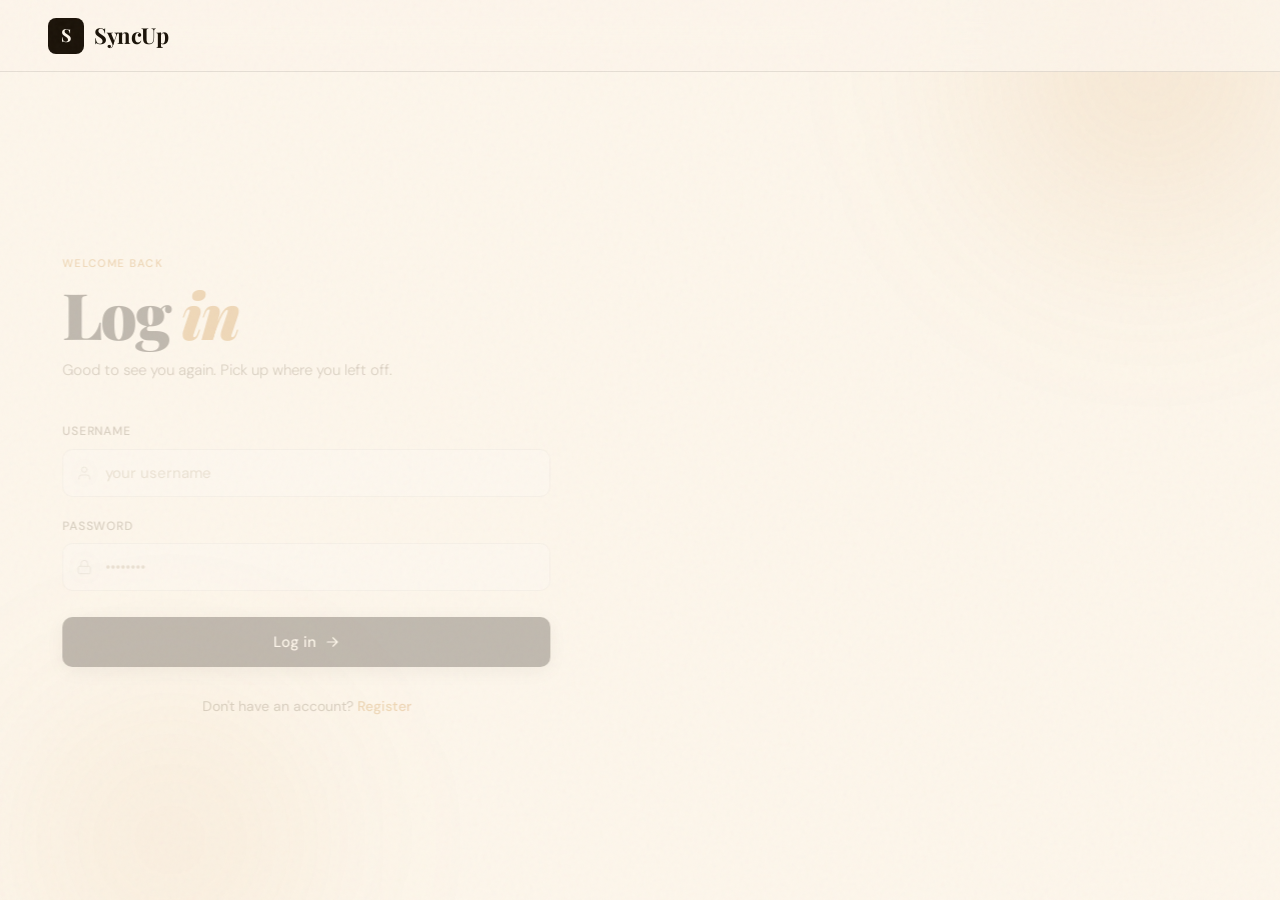
<file: static/html/index.html>
<!doctype html>
<html lang="en">

<head>
    <meta charset="UTF-8">
    <meta name="viewport" content="width=device-width, initial-scale=1.0">
    <title>SyncUp — Dashboard</title>

    <link rel="preconnect" href="https://fonts.googleapis.com">
    <link rel="preconnect" href="https://fonts.gstatic.com" crossorigin>
    <link
        href="https://fonts.googleapis.com/css2?family=Playfair+Display:ital,wght@0,400;0,700;0,900;1,400;1,700&family=DM+Sans:wght@300;400;500&display=swap"
        rel="stylesheet">
    <link rel="icon" type="image/png" href="/static/imgs/logo.png">
    <link rel="stylesheet" href="/static/style/indexmain.css">
</head>

<body>

    <div class="grain"></div>
    <div class="bg-orb orb-1"></div>
    <div class="bg-orb orb-2"></div>
    <div class="bg-orb orb-3"></div>

    <div class="modal-overlay" id="modal-overlay">
        <div class="modal-box">
            <div class="modal-icon" id="modal-icon">🗑️</div>
            <div class="modal-title" id="modal-title">Are you sure?</div>
            <div class="modal-body" id="modal-body">This action cannot be undone.</div>
            <div class="modal-actions">
                <button class="modal-btn cancel" id="modal-cancel">Cancel</button>
                <button class="modal-btn confirm-delete" id="modal-confirm">Delete</button>
            </div>
        </div>
    </div>
    <div class="modal-overlay" id="add-user-overlay">
        <div class="modal-box">
            <div class="modal-icon">👤</div>
            <div class="modal-title">Add user to board</div>
            <input id="add-user-input" type="text" placeholder="Username…"
                style="width:100%;margin:12px 0;padding:10px 14px;border-radius:8px;border:1px solid var(--muted);font-family:var(--font-body);font-size:14px;background:var(--surface);color:var(--ink);"
                onkeydown="if(event.key==='Enter') confirmAddUser()">
            <div class="modal-actions">
                <button class="modal-btn cancel" onclick="closeAddUserModal()">Cancel</button>
                <button class="modal-btn confirm-delete" onclick="confirmAddUser()">Add</button>
            </div>
        </div>
    </div>
    <div class="modal-overlay" id="users-overlay">
        <div class="modal-box">
            <div class="modal-icon">👥</div>
            <div class="modal-title">Board users</div>
            <div id="users-list" style="margin:12px 0;max-height:200px;overflow-y:auto;"></div>
            <div class="modal-actions">
                <button class="modal-btn cancel"
                    onclick="document.getElementById('users-overlay').classList.remove('open')">Close</button>
            </div>
        </div>
    </div>

    <header>
        <a href="/static/html/boards.html" class="logo">
            <span class="logo-mark">S</span>
            <span class="logo-text">SyncUp</span>
        </a>
        <nav class="nav-links">
            <span style="color:var(--muted);font-size:14px;">
                Hi, <span id="username-label" style="color:var(--ink);font-weight:500;"></span>
            </span>
            <button onclick="showUsersModal()"
                style="margin-left:8px;background:transparent;color:var(--ink);padding:9px 22px;border:1px solid var(--ink);border-radius:10px;cursor:pointer;font-family:var(--font-body);font-size:14px;font-weight:500;">
                👥 Users
            </button>
            <button onclick="showAddUserModal()"
                style="margin-left:16px;background:transparent;color:var(--ink);padding:9px 22px;border:1px solid var(--ink);border-radius:10px;cursor:pointer;font-family:var(--font-body);font-size:14px;font-weight:500;">
                + Add user
            </button>
            <button onclick="logout()"
                style="margin-left:16px;background:var(--ink);color:var(--cream);padding:9px 22px;border:none;border-radius:10px;cursor:pointer;font-family:var(--font-body);font-size:14px;font-weight:500;transition:background 0.2s;"
                onmouseover="this.style.background='#2e2010'" onmouseout="this.style.background='var(--ink)'">
                Log out
            </button>
        </nav>
    </header>

    <main>
        <div class="dashboard-header">
            <h1 class="dashboard-title">Your tasks,<br>perfectly in sync</h1>
            <div class="new-list-bar">
                <input type="text" id="new-list-name" placeholder="Create a new list…"
                    onkeydown="if(event.key==='Enter') createList()">
                <button onclick="createList()">Create</button>
            </div>
            <div style="margin-top:12px;display:flex;gap:12px;align-items:center;flex-wrap:wrap;">
                <input type="text" id="search-input" placeholder="Search tasks…" oninput="searchTasks(this.value)"
                    style="width:300px;padding:10px 14px;border-radius:10px;border:1px solid var(--muted);font-family:var(--font-body);font-size:14px;background:var(--surface);color:var(--ink);">
                <label style="font-size:14px;color:var(--muted);display:flex;align-items:center;gap:6px;">
                    Tasks per page:
                    <select id="page-size-select" onchange="changePageSize(this.value)"
                        style="padding:8px 10px;border-radius:8px;border:1px solid var(--muted);background:var(--surface);color:var(--ink);font-family:var(--font-body);font-size:14px;">
                        <option value="10">10</option>
                        <option value="50">50</option>
                        <option value="100">100</option>
                    </select>
                </label>
            </div>
            <div id="search-results"></div>
        </div>
        <div id="loading" style="display:none;text-align:center;padding:80px;color:var(--muted);font-size:16px;">
            Loading your workspace…
        </div>
        <div class="lists-grid" id="lists-grid"></div>
    </main>

    <div id="toast" class="toast"></div>

    <script src="/static/script/index.js"></script>

</body>

</html>
</file>
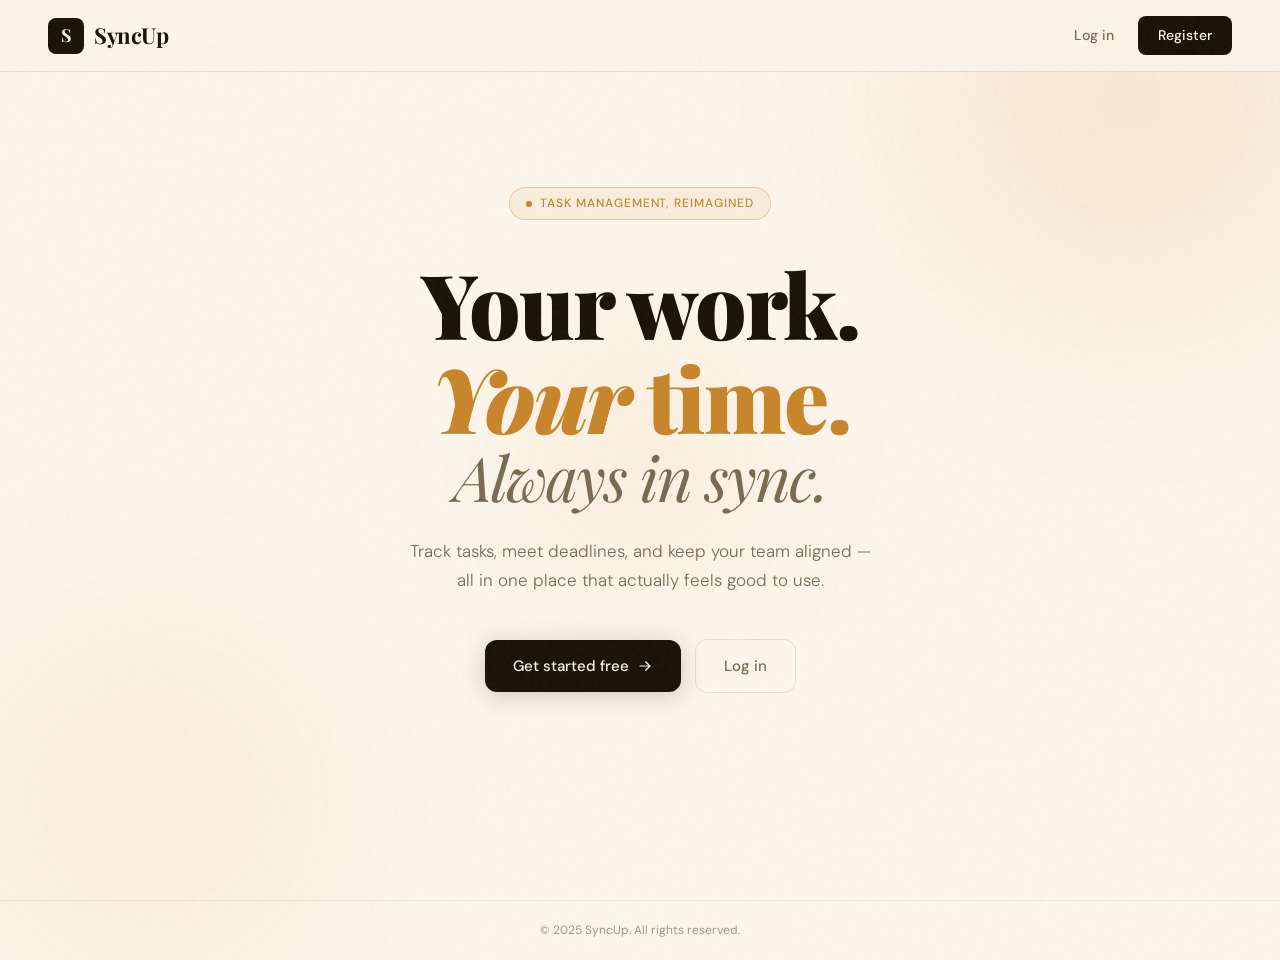
<file: static/landingpage.html>
<!doctype html>
<html lang="en">
<head>
    <meta charset="UTF-8">
    <meta name="viewport" content="width=device-width, initial-scale=1.0">
    <title>SyncUp — Stay Ahead</title>
    <link rel="preconnect" href="https://fonts.googleapis.com">
    <link rel="preconnect" href="https://fonts.gstatic.com" crossorigin>
    <link href="https://fonts.googleapis.com/css2?family=Playfair+Display:ital,wght@0,400;0,700;0,900;1,400;1,700&family=DM+Sans:wght@300;400;500&display=swap" rel="stylesheet">
    <link rel="stylesheet" href="/static/main.css">
    <link rel="icon" type="image/png" href="imgs/logo.png">
</head>
<body>
    <div class="grain"></div>
    <div class="bg-orb orb-1"></div>
    <div class="bg-orb orb-2"></div>
    <div class="bg-orb orb-3"></div>

    <header>
        <a href="/static/landingpage.html" class="logo">
            <span class="logo-mark">S</span>
            <span class="logo-text">SyncUp</span>
        </a>
        <nav class="nav-links">
            <a href="/static/login.html" class="nav-link">Log in</a>
            <a href="/static/register.html" class="nav-btn">Register</a>
        </nav>
    </header>

    <main>
        <div class="hero">
            <div class="hero-tag">
                <span class="dot"></span>
                Task management, reimagined
            </div>
            <h1 class="hero-title">
                <span class="line-1">Your work.</span>
                <span class="line-2"><em>Your</em> time.</span>
                <span class="line-3">Always in sync.</span>
            </h1>
            <p class="hero-sub">
                Track tasks, meet deadlines, and keep your team aligned —<br>
                all in one place that actually feels good to use.
            </p>
            <div class="cta-group">
                <a href="/static/register.html" class="cta-primary">
                    Get started free
                    <svg xmlns="http://www.w3.org/2000/svg" viewBox="0 0 20 20" fill="currentColor"><path fill-rule="evenodd" d="M3 10a.75.75 0 01.75-.75h10.638L10.23 5.29a.75.75 0 111.04-1.08l5.5 5.25a.75.75 0 010 1.08l-5.5 5.25a.75.75 0 11-1.04-1.08l4.158-3.96H3.75A.75.75 0 013 10z" clip-rule="evenodd"/></svg>
                </a>
                <a href="/static/login.html" class="cta-secondary">Log in</a>
            </div>
        </div>
    </main>

    <footer>
        <span>© 2025 SyncUp. All rights reserved.</span>
    </footer>
</body>
</html>
</file>
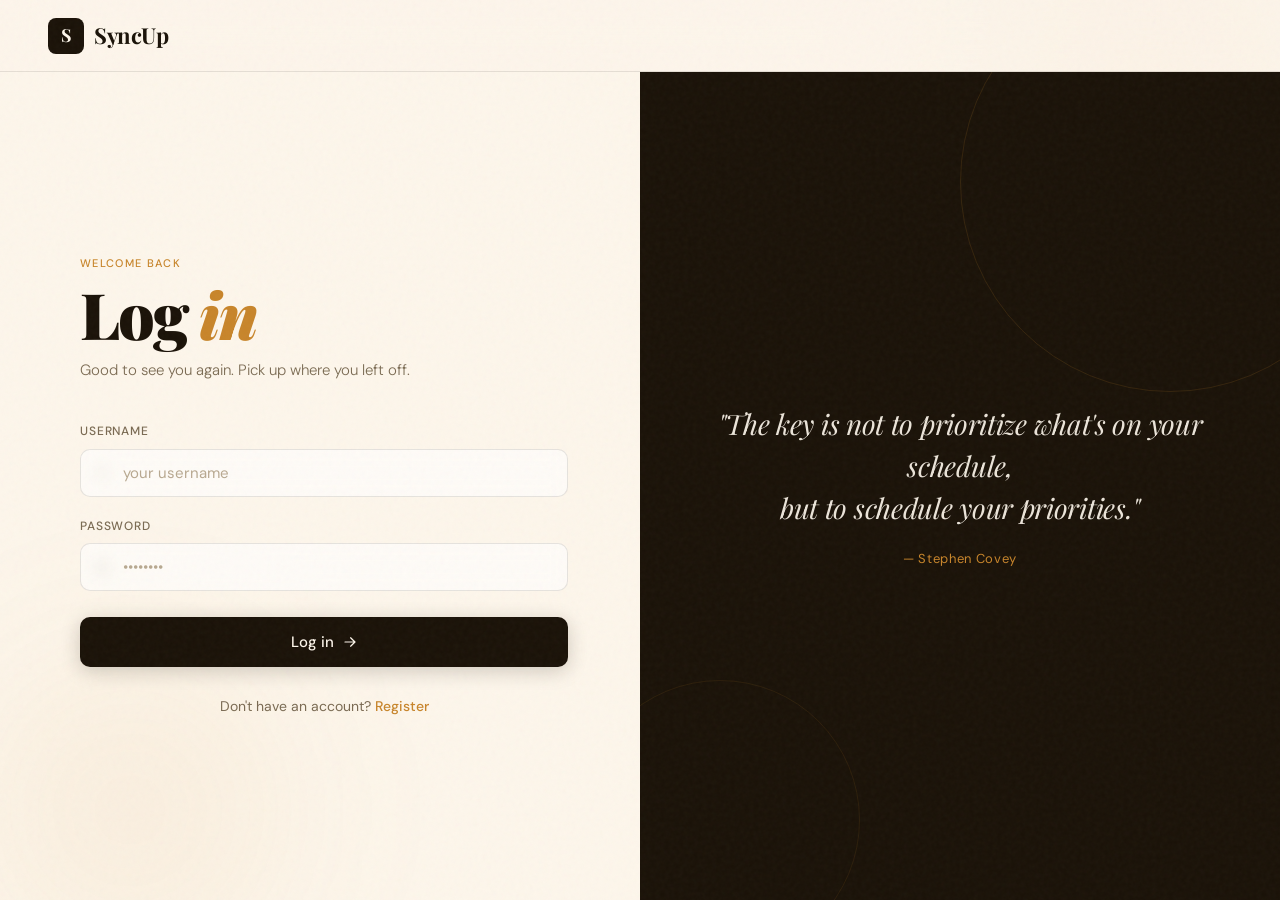
<file: static/login.html>
<!doctype html>
<html lang="en">
<head>
    <meta charset="UTF-8">
    <meta name="viewport" content="width=device-width, initial-scale=1.0">
    <title>SyncUp — Log in</title>
    <link rel="preconnect" href="https://fonts.googleapis.com">
    <link rel="preconnect" href="https://fonts.gstatic.com" crossorigin>
    <link href="https://fonts.googleapis.com/css2?family=Playfair+Display:ital,wght@0,700;0,900;1,400&family=DM+Sans:wght@300;400;500&display=swap" rel="stylesheet">
    <link rel="stylesheet" href="/static/loginregister.css">
    <link rel="icon" type="image/png" href="imgs/logo.png">
    <style>
        .toast {
            position: fixed;
            top: 10px;
            right: 10px;
            padding: 16px 24px;
            border-radius: 12px;
            box-shadow: 0 10px 30px rgba(26,18,8,0.25);
            font-size: 15px;
            z-index: 9999;
            display: none;
            align-items: center;
            gap: 10px;
            min-width: 280px;
        }
        .toast.success { background: #5cb85c; color: white; }
        .toast.error   { background: #d9534f; color: white; }
    </style>
</head>
<body>

    <div class="grain"></div>
    <div class="bg-orb orb-1"></div>
    <div class="bg-orb orb-2"></div>

    <header>
        <a href="/static/landingpage.html" class="logo">
            <span class="logo-mark">S</span>
            <span class="logo-text">SyncUp</span>
        </a>
    </header>

    <main>
        <div class="auth-card">
            <div class="auth-header">
                <p class="auth-eyebrow">Welcome back</p>
                <h1 class="auth-title">Log <em>in</em></h1>
                <p class="auth-sub">Good to see you again. Pick up where you left off.</p>
            </div>

            <form class="auth-form" onsubmit="doLogin(event)">
                <div class="field-group">
                    <label for="username">Username</label>
                    <div class="input-wrap">
                        <svg class="input-icon" xmlns="http://www.w3.org/2000/svg" viewBox="0 0 24 24" fill="none" stroke="currentColor" stroke-width="1.5" stroke-linecap="round" stroke-linejoin="round">
                            <path d="M20 21v-2a4 4 0 0 0-4-4H8a4 4 0 0 0-4 4v2"/><circle cx="12" cy="7" r="4"/>
                        </svg>
                        <input type="text" id="username" placeholder="your username" required>
                    </div>
                </div>

                <div class="field-group">
                    <label for="password">Password</label>
                    <div class="input-wrap">
                        <svg class="input-icon" xmlns="http://www.w3.org/2000/svg" viewBox="0 0 24 24" fill="none" stroke="currentColor" stroke-width="1.5" stroke-linecap="round" stroke-linejoin="round">
                            <rect x="3" y="11" width="18" height="11" rx="2" ry="2"/><path d="M7 11V7a5 5 0 0 1 10 0v4"/>
                        </svg>
                        <input type="password" id="password" placeholder="••••••••" required>
                    </div>
                </div>

                <button type="submit" class="btn-submit">
                    Log in
                    <svg xmlns="http://www.w3.org/2000/svg" viewBox="0 0 20 20" fill="currentColor">
                        <path fill-rule="evenodd" d="M3 10a.75.75 0 01.75-.75h10.638L10.23 5.29a.75.75 0 111.04-1.08l5.5 5.25a.75.75 0 010 1.08l-5.5 5.25a.75.75 0 11-1.04-1.08l4.158-3.96H3.75A.75.75 0 013 10z" clip-rule="evenodd"/>
                    </svg>
                </button>
            </form>

            <p class="auth-switch">
                Don't have an account? <a href="/static/register.html">Register</a>
            </p>
        </div>

        <div class="auth-deco">
            <blockquote>
                "The key is not to prioritize what's on your schedule,<br>but to schedule your priorities."
            </blockquote>
            <cite>— Stephen Covey</cite>
        </div>
    </main>

    <!-- Nice Toast -->
    <div id="toast" class="toast"></div>

    <script>
        function showToast(message, type = 'success') {
            const toast = document.getElementById('toast');
            toast.textContent = message;
            toast.className = `toast ${type}`;
            toast.style.display = 'flex';
            setTimeout(() => { toast.style.display = 'none'; }, 3500);
        }

        async function doLogin(e) {
            e.preventDefault();
            const login = document.getElementById('username').value.trim();
            const password = document.getElementById('password').value;

            const res = await fetch('/users/login', {
                method: 'POST',
                headers: { 'Content-Type': 'application/json' },
                body: JSON.stringify({ login, password })
            });

            if (res.ok) {
                const data = await res.json();
                localStorage.setItem('token', data.access_token);
                localStorage.setItem('username', login);
                showToast('Welcome back!', 'success');
                setTimeout(() => window.location.href = '/static/index.html', 800);
            } else {
                showToast('Invalid username or password', 'error');
            }
        }
    </script>
</body>
</html>
</file>
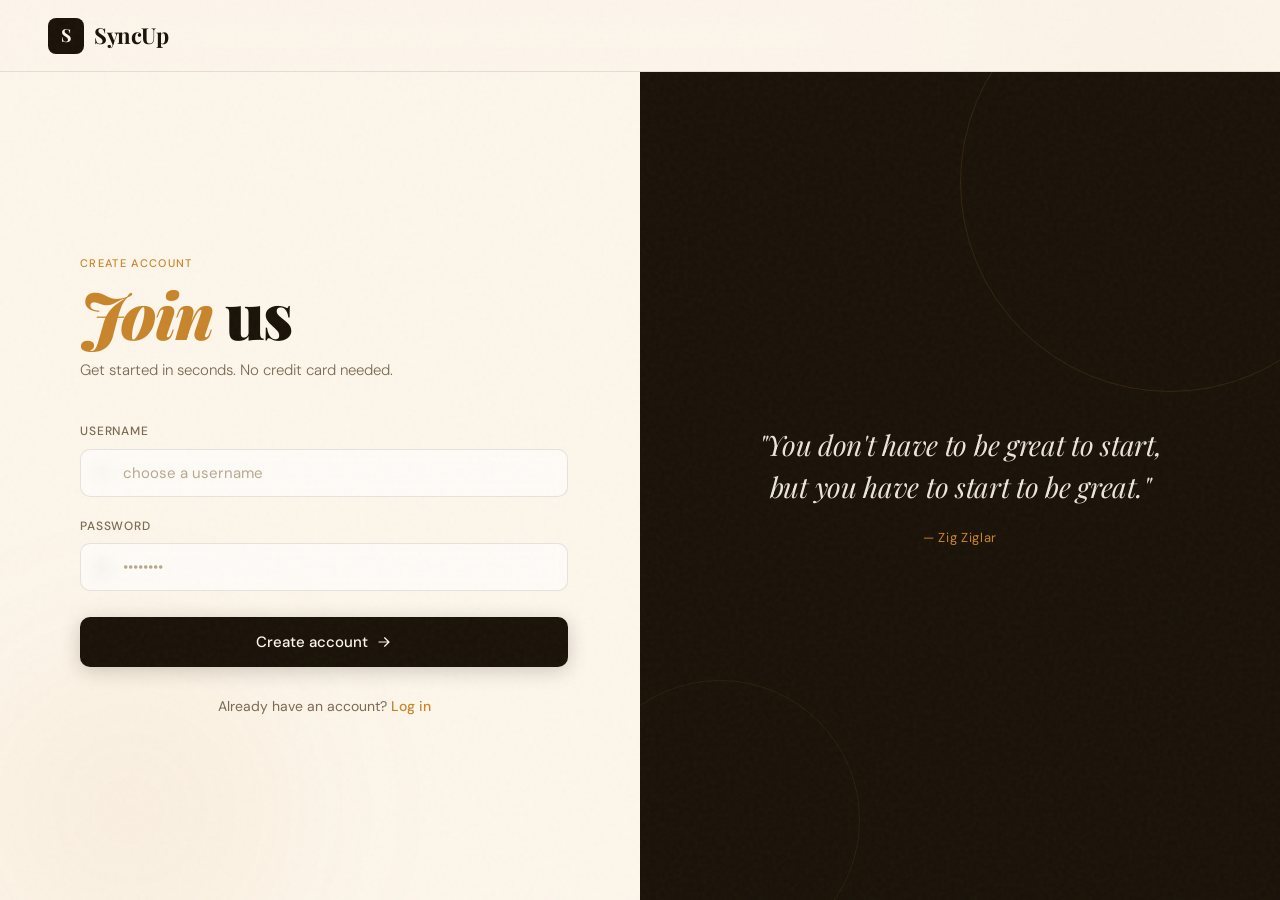
<file: static/register.html>
<!doctype html>
<html lang="en">
<head>
    <meta charset="UTF-8">
    <meta name="viewport" content="width=device-width, initial-scale=1.0">
    <title>SyncUp — Register</title>
    <link rel="preconnect" href="https://fonts.googleapis.com">
    <link rel="preconnect" href="https://fonts.gstatic.com" crossorigin>
    <link href="https://fonts.googleapis.com/css2?family=Playfair+Display:ital,wght@0,700;0,900;1,400&family=DM+Sans:wght@300;400;500&display=swap" rel="stylesheet">
    <link rel="stylesheet" href="/static/loginregister.css">
    <link rel="icon" type="image/png" href="imgs/logo.png">
    <style>
        .toast {
            position: fixed;
            top: 10px;
            right: 10px;
            padding: 16px 24px;
            border-radius: 12px;
            box-shadow: 0 10px 30px rgba(26,18,8,0.25);
            font-size: 15px;
            z-index: 9999;
            display: none;
            align-items: center;
            gap: 10px;
            min-width: 280px;
        }
        .toast.success { background: #5cb85c; color: white; }
        .toast.error   { background: #d9534f; color: white; }
    </style>
</head>
<body>

    <div class="grain"></div>
    <div class="bg-orb orb-1"></div>
    <div class="bg-orb orb-2"></div>

    <header>
        <a href="/static/landingpage.html" class="logo">
            <span class="logo-mark">S</span>
            <span class="logo-text">SyncUp</span>
        </a>
    </header>

    <main>
        <div class="auth-card">
            <div class="auth-header">
                <p class="auth-eyebrow">Create account</p>
                <h1 class="auth-title"><em>Join</em> us</h1>
                <p class="auth-sub">Get started in seconds. No credit card needed.</p>
            </div>

            <form class="auth-form" onsubmit="doRegister(event)">
                <div class="field-group">
                    <label for="username">Username</label>
                    <div class="input-wrap">
                        <svg class="input-icon" xmlns="http://www.w3.org/2000/svg" viewBox="0 0 24 24" fill="none" stroke="currentColor" stroke-width="1.5" stroke-linecap="round" stroke-linejoin="round">
                            <path d="M20 21v-2a4 4 0 0 0-4-4H8a4 4 0 0 0-4 4v2"/><circle cx="12" cy="7" r="4"/>
                        </svg>
                        <input type="text" id="username" placeholder="choose a username" required>
                    </div>
                </div>

                <div class="field-group">
                    <label for="password">Password</label>
                    <div class="input-wrap">
                        <svg class="input-icon" xmlns="http://www.w3.org/2000/svg" viewBox="0 0 24 24" fill="none" stroke="currentColor" stroke-width="1.5" stroke-linecap="round" stroke-linejoin="round">
                            <rect x="3" y="11" width="18" height="11" rx="2" ry="2"/><path d="M7 11V7a5 5 0 0 1 10 0v4"/>
                        </svg>
                        <input type="password" id="password" placeholder="••••••••" required>
                    </div>
                </div>

                <button type="submit" class="btn-submit">
                    Create account
                    <svg xmlns="http://www.w3.org/2000/svg" viewBox="0 0 20 20" fill="currentColor">
                        <path fill-rule="evenodd" d="M3 10a.75.75 0 01.75-.75h10.638L10.23 5.29a.75.75 0 111.04-1.08l5.5 5.25a.75.75 0 010 1.08l-5.5 5.25a.75.75 0 11-1.04-1.08l4.158-3.96H3.75A.75.75 0 013 10z" clip-rule="evenodd"/>
                    </svg>
                </button>
            </form>

            <p class="auth-switch">
                Already have an account? <a href="/static/login.html">Log in</a>
            </p>
        </div>

        <div class="auth-deco">
            <blockquote>
                "You don't have to be great to start,<br>but you have to start to be great."
            </blockquote>
            <cite>— Zig Ziglar</cite>
        </div>
    </main>

    <!-- Nice Toast -->
    <div id="toast" class="toast"></div>

    <script>
        function showToast(message, type = 'success') {
            const toast = document.getElementById('toast');
            toast.textContent = message;
            toast.className = `toast ${type}`;
            toast.style.display = 'flex';
            setTimeout(() => { toast.style.display = 'none'; }, 3500);
        }

        async function doRegister(e) {
            e.preventDefault();
            const login = document.getElementById('username').value.trim();
            const password = document.getElementById('password').value;

            const res = await fetch('/users/register', {
                method: 'POST',
                headers: { 'Content-Type': 'application/json' },
                body: JSON.stringify({ login, password })
            });

            if (res.ok) {
                showToast('Account created successfully!', 'success');
                
                // Auto login
                const loginRes = await fetch('/users/login', {
                    method: 'POST',
                    headers: { 'Content-Type': 'application/json' },
                    body: JSON.stringify({ login, password })
                });
                const data = await loginRes.json();
                localStorage.setItem('token', data.access_token);
                localStorage.setItem('username', login);
                
                setTimeout(() => window.location.href = '/static/index.html', 1000);
            } else {
                showToast('Username already taken or invalid', 'error');
            }
        }
    </script>
</body>
</html>
</file>
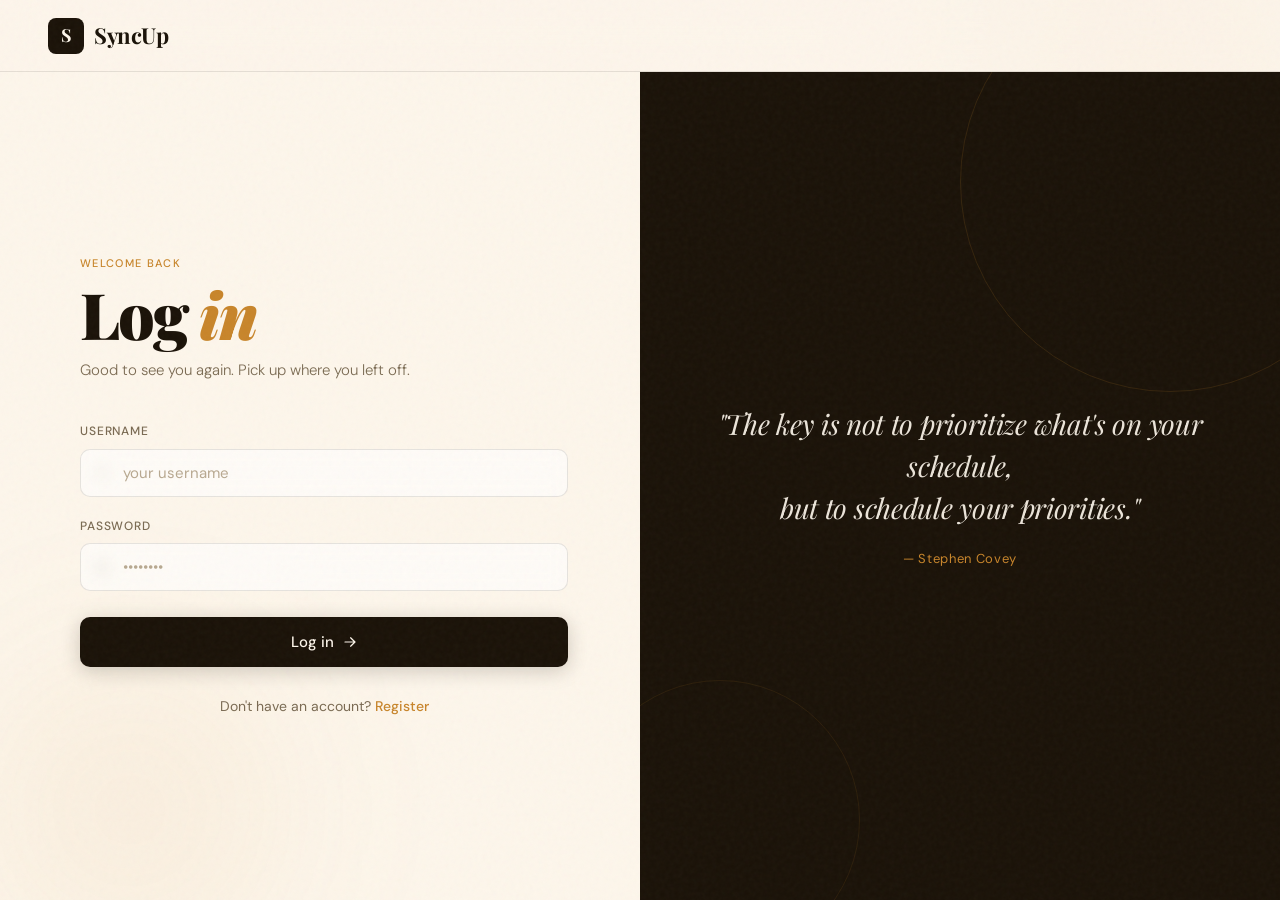
<file: static/html/boards.html>
<!DOCTYPE html>
<html lang="en">
<head>
    <meta charset="UTF-8">
    <meta name="viewport" content="width=device-width, initial-scale=1.0">
    <title>SyncUp — Boards</title>
    <link href="https://fonts.googleapis.com/css2?family=DM+Sans:wght@300;400;500&display=swap" rel="stylesheet">
    <link rel="stylesheet" href="/static/style/boards.css">
</head>
<body>
    <div class="grain"></div>
    <div class="bg-orb orb-1"></div>
    <div class="bg-orb orb-2"></div>

    <header>
        <a href="/static/html/boards.html" class="logo">
            <span class="logo-mark">S</span>
            <span class="logo-text">SyncUp</span>
        </a>
        <nav class="nav-links">
            <a href="/static/html/dashboard.html" style="color:var(--muted);font-size:14px;text-decoration:none;padding:8px 12px;border-radius:8px;font-weight:500;transition:color 0.2s,background 0.2s;" onmouseover="this.style.color='var(--ink)';this.style.background='rgba(26,18,8,0.05)'" onmouseout="this.style.color='var(--muted)';this.style.background='transparent'">Dashboard</a>
            <span style="color:var(--muted);font-size:14px;">Hi, <span id="username-label"></span></span>
            <button onclick="logout()">Log out</button>
        </nav>
    </header>

    <main style="max-width:700px;margin:60px auto;padding:0 24px; margin-top: 120px;">
        <h1>Your Boards</h1>
        <div style="display:flex;gap:12px;margin:24px 0;">
            <input id="new-board-name" type="text" placeholder="New board name…" onkeydown="if(event.key==='Enter')createBoard()">
            <button onclick="createBoard()">Create</button>
        </div>
        <div id="boards-list"></div>
    </main>

    <div id="toast" class="toast"></div>
    <script src="/static/script/boards.js"></script>
</body>
</html>
</file>
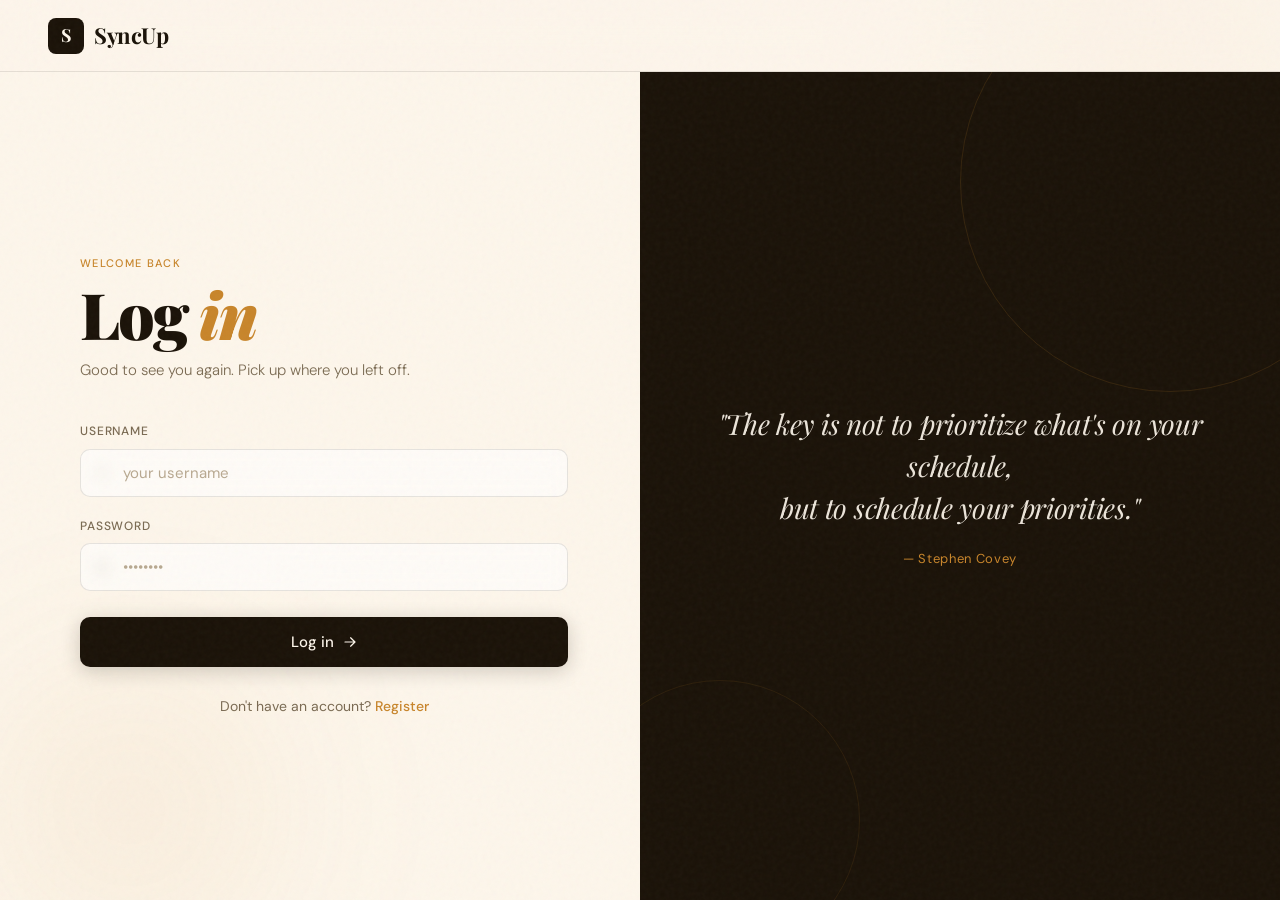
<file: static/html/dashboard.html>
<!DOCTYPE html>
<html lang="en">
<head>
    <meta charset="UTF-8">
    <meta name="viewport" content="width=device-width, initial-scale=1.0">
    <title>SyncUp — Dashboard</title>
    <link href="https://fonts.googleapis.com/css2?family=Playfair+Display:wght@400;700;900&family=DM+Sans:wght@300;400;500&display=swap" rel="stylesheet">
    <link rel="stylesheet" href="/static/style/dashboard.css">
</head>
<body>
    <div class="grain"></div>
    <div class="bg-orb orb-1"></div>
    <div class="bg-orb orb-2"></div>

    <header>
        <a href="/static/html/boards.html" class="logo">
            <span class="logo-mark">S</span>
            <span class="logo-text">SyncUp</span>
        </a>
        <nav class="nav-links">
            <a href="/static/html/boards.html" class="nav-link">Boards</a>
            <a href="/static/html/dashboard.html" class="nav-link active">Dashboard</a>
            <span style="color:var(--muted);font-size:14px;">Hi, <span id="username-label"></span></span>
            <button onclick="logout()">Log out</button>
        </nav>
    </header>

    <main>
        <h1>Dashboard</h1>
        <p class="subtitle">An at-a-glance summary of your workspace.</p>

        <div id="loading" class="loading">Crunching the numbers…</div>

        <div id="dashboard-content" style="display:none;">
            <!-- HEADLINE STATS -->
            <section class="stats-grid">
                <div class="stat-card">
                    <div class="stat-label">Boards total</div>
                    <div class="stat-value" id="stat-boards-total">0</div>
                    <div class="stat-sub"><span id="stat-boards-owned">0</span> owned · <span id="stat-boards-shared">0</span> shared</div>
                </div>
                <div class="stat-card">
                    <div class="stat-label">Tasks total</div>
                    <div class="stat-value" id="stat-tasks-total">0</div>
                    <div class="stat-sub">across all boards</div>
                </div>
                <div class="stat-card">
                    <div class="stat-label">Lists total</div>
                    <div class="stat-value" id="stat-lists-total">0</div>
                    <div class="stat-sub"><span id="stat-empty-lists">0</span> empty</div>
                </div>
                <div class="stat-card">
                    <div class="stat-label">Collaborators</div>
                    <div class="stat-value" id="stat-collabs">0</div>
                    <div class="stat-sub">on your boards</div>
                </div>
            </section>

            <!-- DUE DATES + AVERAGES -->
            <section class="two-col">
                <div class="panel">
                    <h2>Due dates</h2>
                    <div class="duedate-row overdue">
                        <span class="dot"></span>
                        <span class="label">Overdue</span>
                        <span class="num" id="stat-overdue">0</span>
                    </div>
                    <div class="duedate-row upcoming">
                        <span class="dot"></span>
                        <span class="label">Due in the next 7 days</span>
                        <span class="num" id="stat-upcoming">0</span>
                    </div>
                    <div class="duedate-row scheduled">
                        <span class="dot"></span>
                        <span class="label">Tasks with a due date</span>
                        <span class="num" id="stat-with-due">0</span>
                    </div>
                    <div class="duedate-row no-due">
                        <span class="dot"></span>
                        <span class="label">No due date</span>
                        <span class="num" id="stat-no-due">0</span>
                    </div>
                </div>

                <div class="panel">
                    <h2>Averages</h2>
                    <div class="avg-row">
                        <div class="avg-label">Tasks per board</div>
                        <div class="avg-value" id="stat-avg-tasks-board">0</div>
                    </div>
                    <div class="avg-row">
                        <div class="avg-label">Lists per board</div>
                        <div class="avg-value" id="stat-avg-lists-board">0</div>
                    </div>
                    <div class="avg-row">
                        <div class="avg-label">Tasks per list</div>
                        <div class="avg-value" id="stat-avg-tasks-list">0</div>
                    </div>
                    <div class="avg-row">
                        <div class="avg-label">Empty boards</div>
                        <div class="avg-value" id="stat-empty-boards">0</div>
                    </div>
                </div>
            </section>

            <!-- COLOR TAGS BREAKDOWN -->
            <section class="panel">
                <h2>Tasks by color tag</h2>
                <div id="color-bar" class="color-bar"></div>
                <div id="color-legend" class="color-legend"></div>
            </section>

            <!-- HIGHLIGHTS -->
            <section class="two-col">
                <div class="panel">
                    <h2>Biggest board</h2>
                    <div class="highlight" id="biggest-board">—</div>
                </div>
                <div class="panel">
                    <h2>Most lists</h2>
                    <div class="highlight" id="most-lists-board">—</div>
                </div>
            </section>

            <!-- BOARDS TABLE -->
            <section class="panel">
                <h2>Per-board breakdown</h2>
                <div id="boards-table" class="boards-table"></div>
            </section>

            <!-- COLLABORATORS -->
            <section class="panel">
                <h2>Collaborators on your boards</h2>
                <div id="collabs-list" class="collabs-list"></div>
            </section>
        </div>
    </main>

    <div id="toast" class="toast"></div>
    <script src="/static/script/dashboard.js"></script>
</body>
</html>
</file>
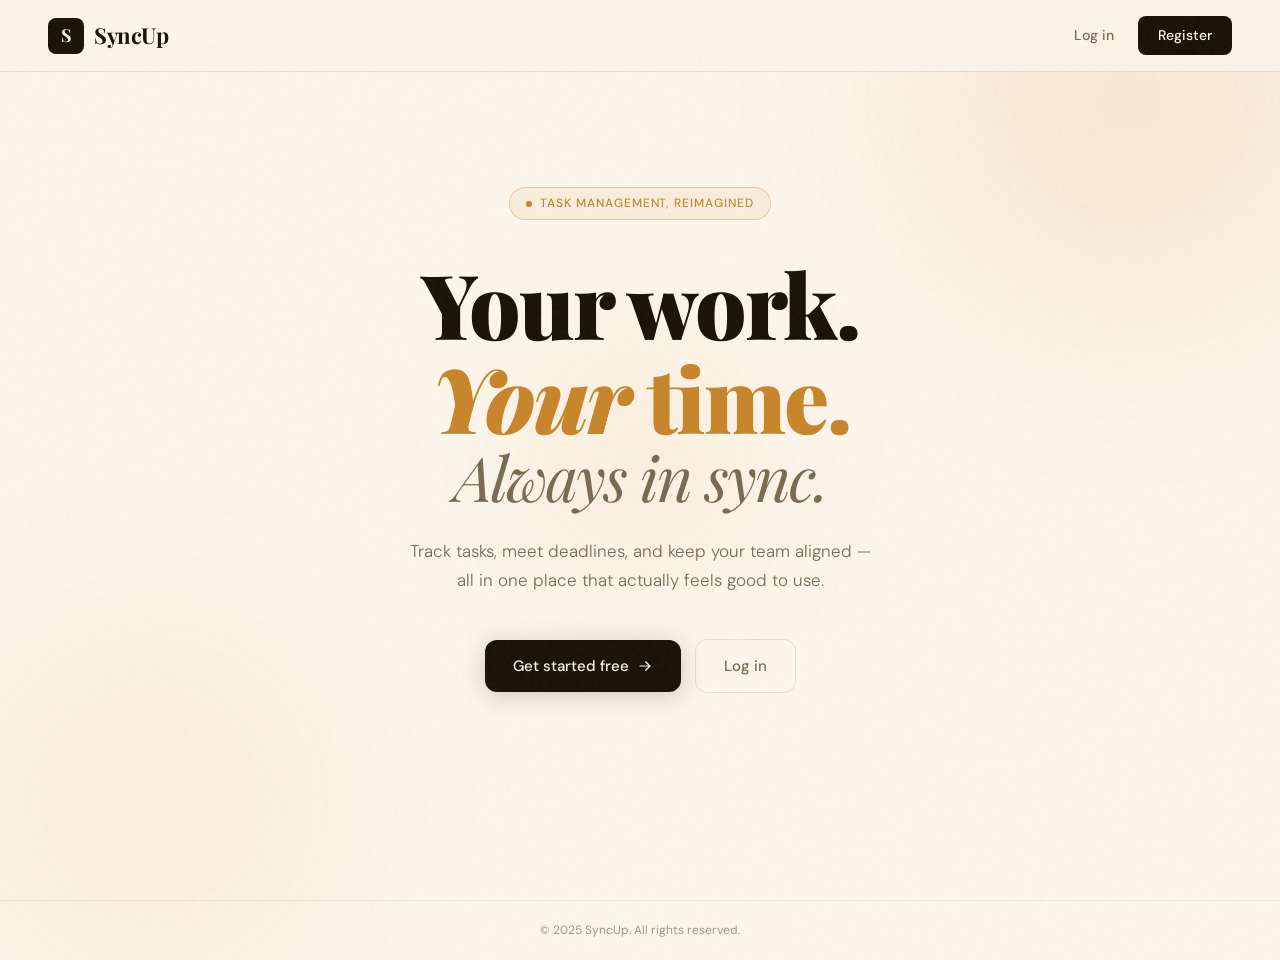
<file: static/html/landingpage.html>
<!doctype html>
<html lang="en">
<head>
    <meta charset="UTF-8">
    <meta name="viewport" content="width=device-width, initial-scale=1.0">
    <title>SyncUp — Stay Ahead</title>
    <link rel="preconnect" href="https://fonts.googleapis.com">
    <link rel="preconnect" href="https://fonts.gstatic.com" crossorigin>
    <link href="https://fonts.googleapis.com/css2?family=Playfair+Display:ital,wght@0,400;0,700;0,900;1,400;1,700&family=DM+Sans:wght@300;400;500&display=swap" rel="stylesheet">
    <link rel="stylesheet" href="/static/style/main.css">
    <link rel="icon" type="image/png" href="imgs/logo.png">
</head>
<body>
    <div class="grain"></div>
    <div class="bg-orb orb-1"></div>
    <div class="bg-orb orb-2"></div>
    <div class="bg-orb orb-3"></div>

    <header>
        <a href="/static/html/landingpage.html" class="logo">
            <span class="logo-mark">S</span>
            <span class="logo-text">SyncUp</span>
        </a>
        <nav class="nav-links">
            <a href="/static/html/login.html" class="nav-link">Log in</a>
            <a href="/static/html/register.html" class="nav-btn">Register</a>
        </nav>
    </header>

    <main>
        <div class="hero">
            <div class="hero-tag">
                <span class="dot"></span>
                Task management, reimagined
            </div>
            <h1 class="hero-title">
                <span class="line-1">Your work.</span>
                <span class="line-2"><em>Your</em> time.</span>
                <span class="line-3">Always in sync.</span>
            </h1>
            <p class="hero-sub">
                Track tasks, meet deadlines, and keep your team aligned —<br>
                all in one place that actually feels good to use.
            </p>
            <div class="cta-group">
                <a href="/static/html/register.html" class="cta-primary">
                    Get started free
                    <svg xmlns="http://www.w3.org/2000/svg" viewBox="0 0 20 20" fill="currentColor"><path fill-rule="evenodd" d="M3 10a.75.75 0 01.75-.75h10.638L10.23 5.29a.75.75 0 111.04-1.08l5.5 5.25a.75.75 0 010 1.08l-5.5 5.25a.75.75 0 11-1.04-1.08l4.158-3.96H3.75A.75.75 0 013 10z" clip-rule="evenodd"/></svg>
                </a>
                <a href="/static/html/login.html" class="cta-secondary">Log in</a>
            </div>
        </div>
    </main>

    <footer>
        <span>© 2025 SyncUp. All rights reserved.</span>
    </footer>

    <script>
        if (localStorage.getItem('token')) {
            window.location.href = '/static/html/index.html';
        }
    </script>
</body>
</html>
</file>
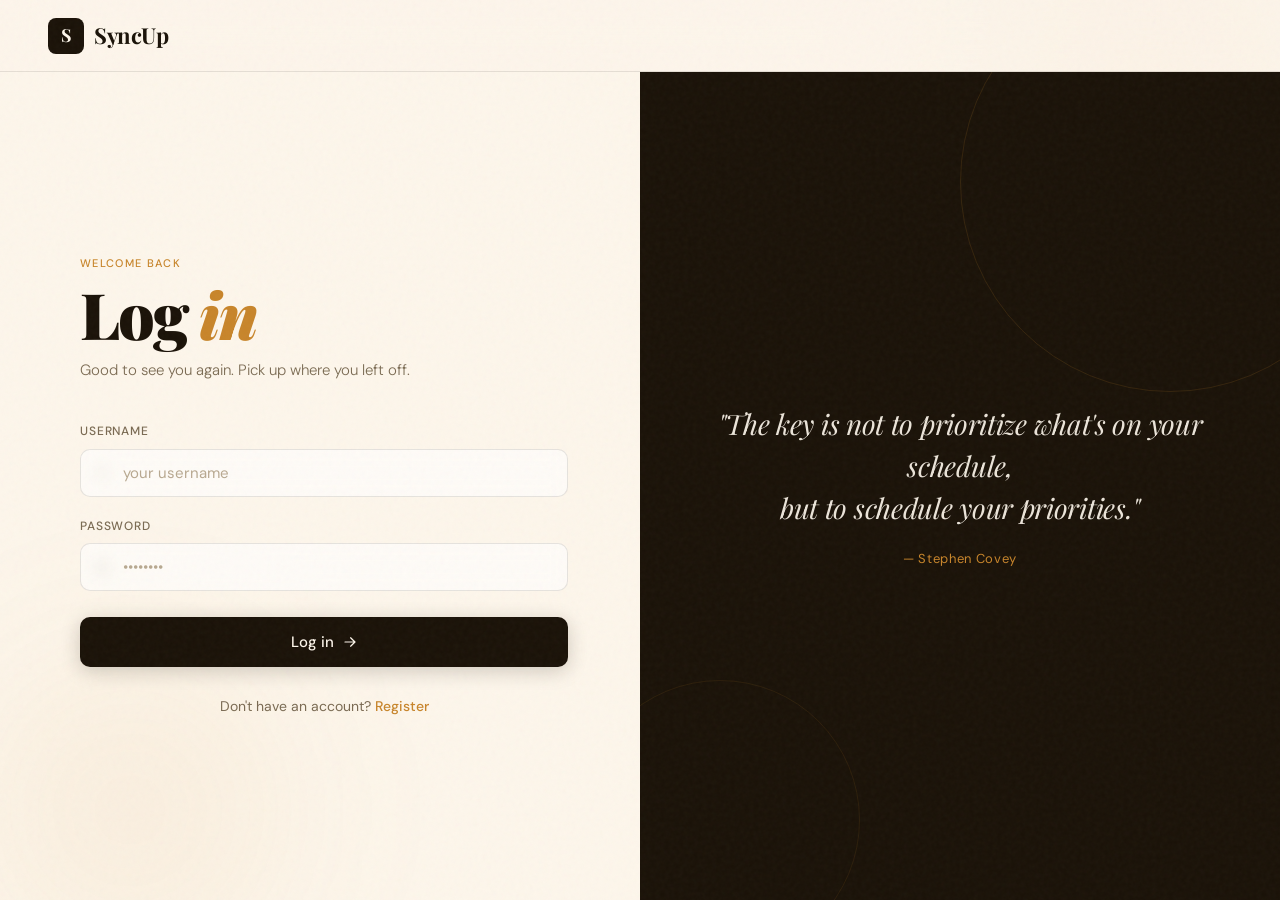
<file: static/html/login.html>
<!doctype html>
<html lang="en">
<head>
    <meta charset="UTF-8">
    <meta name="viewport" content="width=device-width, initial-scale=1.0">
    <title>SyncUp — Log in</title>
    <link rel="preconnect" href="https://fonts.googleapis.com">
    <link rel="preconnect" href="https://fonts.gstatic.com" crossorigin>
    <link href="https://fonts.googleapis.com/css2?family=Playfair+Display:ital,wght@0,700;0,900;1,400&family=DM+Sans:wght@300;400;500&display=swap" rel="stylesheet">
    <link rel="stylesheet" href="/static/style/loginregister.css">
    <link rel="icon" type="image/png" href="imgs/logo.png">
</head>
<body>

    <div class="grain"></div>
    <div class="bg-orb orb-1"></div>
    <div class="bg-orb orb-2"></div>

    <header>
        <a href="/static/html/landingpage.html" class="logo">
            <span class="logo-mark">S</span>
            <span class="logo-text">SyncUp</span>
        </a>
    </header>

    <main>
        <div class="auth-card">
            <div class="auth-header">
                <p class="auth-eyebrow">Welcome back</p>
                <h1 class="auth-title">Log <em>in</em></h1>
                <p class="auth-sub">Good to see you again. Pick up where you left off.</p>
            </div>

            <form class="auth-form" onsubmit="doLogin(event)">
                <div class="field-group">
                    <label for="username">Username</label>
                    <div class="input-wrap">
                        <svg class="input-icon" xmlns="http://www.w3.org/2000/svg" viewBox="0 0 24 24" fill="none" stroke="currentColor" stroke-width="1.5" stroke-linecap="round" stroke-linejoin="round">
                            <path d="M20 21v-2a4 4 0 0 0-4-4H8a4 4 0 0 0-4 4v2"/><circle cx="12" cy="7" r="4"/>
                        </svg>
                        <input type="text" id="username" placeholder="your username" required>
                    </div>
                </div>

                <div class="field-group">
                    <label for="password">Password</label>
                    <div class="input-wrap">
                        <svg class="input-icon" xmlns="http://www.w3.org/2000/svg" viewBox="0 0 24 24" fill="none" stroke="currentColor" stroke-width="1.5" stroke-linecap="round" stroke-linejoin="round">
                            <rect x="3" y="11" width="18" height="11" rx="2" ry="2"/><path d="M7 11V7a5 5 0 0 1 10 0v4"/>
                        </svg>
                        <input type="password" id="password" placeholder="••••••••" required>
                    </div>
                </div>

                <button type="submit" class="btn-submit">
                    Log in
                    <svg xmlns="http://www.w3.org/2000/svg" viewBox="0 0 20 20" fill="currentColor">
                        <path fill-rule="evenodd" d="M3 10a.75.75 0 01.75-.75h10.638L10.23 5.29a.75.75 0 111.04-1.08l5.5 5.25a.75.75 0 010 1.08l-5.5 5.25a.75.75 0 11-1.04-1.08l4.158-3.96H3.75A.75.75 0 013 10z" clip-rule="evenodd"/>
                    </svg>
                </button>
            </form>

            <p class="auth-switch">
                Don't have an account? <a href="/static/html/register.html">Register</a>
            </p>
        </div>

        <div class="auth-deco">
            <blockquote>
                "The key is not to prioritize what's on your schedule,<br>but to schedule your priorities."
            </blockquote>
            <cite>— Stephen Covey</cite>
        </div>
    </main>

    <div id="toast" class="toast"></div>

    <script src="/static/script/login.js"></script>
</body>
</html>
</file>
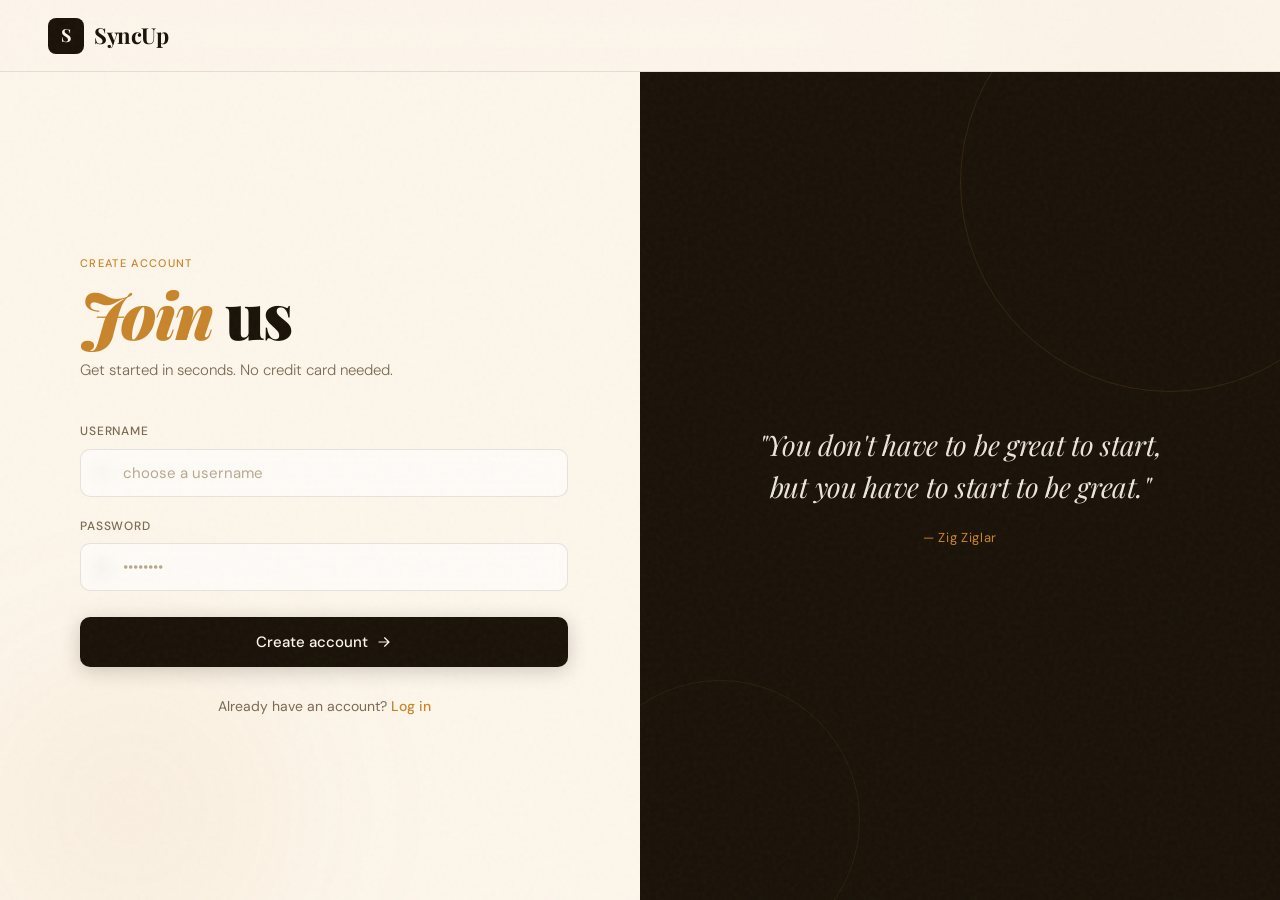
<file: static/html/register.html>
<!doctype html>
<html lang="en">
<head>
    <meta charset="UTF-8">
    <meta name="viewport" content="width=device-width, initial-scale=1.0">
    <title>SyncUp — Register</title>
    <link rel="preconnect" href="https://fonts.googleapis.com">
    <link rel="preconnect" href="https://fonts.gstatic.com" crossorigin>
    <link href="https://fonts.googleapis.com/css2?family=Playfair+Display:ital,wght@0,700;0,900;1,400&family=DM+Sans:wght@300;400;500&display=swap" rel="stylesheet">
    <link rel="stylesheet" href="/static/style/loginregister.css">
    <link rel="icon" type="image/png" href="imgs/logo.png">
</head>
<body>

    <div class="grain"></div>
    <div class="bg-orb orb-1"></div>
    <div class="bg-orb orb-2"></div>

    <header>
        <a href="/static/html/landingpage.html" class="logo">
            <span class="logo-mark">S</span>
            <span class="logo-text">SyncUp</span>
        </a>
    </header>

    <main>
        <div class="auth-card">
            <div class="auth-header">
                <p class="auth-eyebrow">Create account</p>
                <h1 class="auth-title"><em>Join</em> us</h1>
                <p class="auth-sub">Get started in seconds. No credit card needed.</p>
            </div>

            <form class="auth-form" onsubmit="doRegister(event)">
                <div class="field-group">
                    <label for="username">Username</label>
                    <div class="input-wrap">
                        <svg class="input-icon" xmlns="http://www.w3.org/2000/svg" viewBox="0 0 24 24" fill="none" stroke="currentColor" stroke-width="1.5" stroke-linecap="round" stroke-linejoin="round">
                            <path d="M20 21v-2a4 4 0 0 0-4-4H8a4 4 0 0 0-4 4v2"/><circle cx="12" cy="7" r="4"/>
                        </svg>
                        <input type="text" id="username" placeholder="choose a username" required>
                    </div>
                </div>

                <div class="field-group">
                    <label for="password">Password</label>
                    <div class="input-wrap">
                        <svg class="input-icon" xmlns="http://www.w3.org/2000/svg" viewBox="0 0 24 24" fill="none" stroke="currentColor" stroke-width="1.5" stroke-linecap="round" stroke-linejoin="round">
                            <rect x="3" y="11" width="18" height="11" rx="2" ry="2"/><path d="M7 11V7a5 5 0 0 1 10 0v4"/>
                        </svg>
                        <input type="password" id="password" placeholder="••••••••" required>
                    </div>
                </div>

                <button type="submit" class="btn-submit">
                    Create account
                    <svg xmlns="http://www.w3.org/2000/svg" viewBox="0 0 20 20" fill="currentColor">
                        <path fill-rule="evenodd" d="M3 10a.75.75 0 01.75-.75h10.638L10.23 5.29a.75.75 0 111.04-1.08l5.5 5.25a.75.75 0 010 1.08l-5.5 5.25a.75.75 0 11-1.04-1.08l4.158-3.96H3.75A.75.75 0 013 10z" clip-rule="evenodd"/>
                    </svg>
                </button>
            </form>

            <p class="auth-switch">
                Already have an account? <a href="/static/html/login.html">Log in</a>
            </p>
        </div>

        <div class="auth-deco">
            <blockquote>
                "You don't have to be great to start,<br>but you have to start to be great."
            </blockquote>
            <cite>— Zig Ziglar</cite>
        </div>
    </main>

    <div id="toast" class="toast"></div>

    <script src="/static/script/register.js"></script>
</body>
</html>
</file>
<file: static/style/indexmain.css>
:root {
    --ink:       #1a1208;
    --cream:     #fdf6eb;
    --amber:     #c8852a;
    --amber-lt:  #e8a84a;
    --muted:     #7a6a52;
    --border:    rgba(26, 18, 8, 0.1);
    --card-bg:   rgba(253, 246, 235, 0.85);
    --font-display: 'Playfair Display', Georgia, serif;
    --font-body:    'DM Sans', system-ui, sans-serif;
}

*, *::before, *::after {
    box-sizing: border-box;
    margin: 0;
    padding: 0;
}

html {
    scroll-behavior: smooth;
}

body {
    background-color: var(--cream);
    color: var(--ink);
    font-family: var(--font-body);
    font-size: 16px;
    line-height: 1.6;
    min-height: 100dvh;
    overflow-x: hidden;
    position: relative;
}


.grain {
    pointer-events: none;
    position: fixed;
    inset: -50%;
    width: 200%;
    height: 200%;
    background-image: url("data:image/svg+xml,%3Csvg viewBox='0 0 512 512' xmlns='http://www.w3.org/2000/svg'%3E%3Cfilter id='noise'%3E%3CfeTurbulence type='fractalNoise' baseFrequency='0.75' numOctaves='4' stitchTiles='stitch'/%3E%3C/filter%3E%3Crect width='100%25' height='100%25' filter='url(%23noise)'/%3E%3C/svg%3E");
    opacity: 0.035;
    z-index: 100;
}


.bg-orb {
    position: fixed;
    border-radius: 50%;
    filter: blur(80px);
    pointer-events: none;
    z-index: 0;
}
.orb-1 {
    width: 600px; height: 600px;
    background: radial-gradient(circle, rgba(200,133,42,0.18) 0%, transparent 70%);
    top: -200px; right: -150px;
    animation: drift 18s ease-in-out infinite alternate;
}
.orb-2 {
    width: 500px; height: 500px;
    background: radial-gradient(circle, rgba(200,133,42,0.10) 0%, transparent 70%);
    bottom: -150px; left: -100px;
    animation: drift 22s ease-in-out infinite alternate-reverse;
}
.orb-3 {
    width: 300px; height: 300px;
    background: radial-gradient(circle, rgba(200,133,42,0.12) 0%, transparent 70%);
    top: 50%; left: 50%;
    transform: translate(-50%, -50%);
    animation: drift 14s ease-in-out infinite alternate;
}
@keyframes drift {
    from { transform: translate(0, 0); }
    to   { transform: translate(40px, 30px); }
}


header {
    position: fixed;
    top: 0;
    left: 0;
    right: 0;
    z-index: 50;
    display: flex;
    align-items: center;
    justify-content: space-between;
    padding: 0 48px;
    height: 72px;
    background: rgba(253, 246, 235, 0.8);
    backdrop-filter: blur(20px);
    -webkit-backdrop-filter: blur(20px);
    border-bottom: 1px solid var(--border);
}


.logo {
    display: flex;
    align-items: center;
    gap: 10px;
    text-decoration: none;
    color: var(--ink);
}
.logo-mark {
    display: flex;
    align-items: center;
    justify-content: center;
    width: 36px;
    height: 36px;
    background: var(--ink);
    color: var(--cream);
    font-family: var(--font-display);
    font-weight: 700;
    font-size: 18px;
    border-radius: 8px;
    letter-spacing: -0.5px;
}
.logo-text {
    font-family: var(--font-display);
    font-weight: 700;
    font-size: 22px;
    letter-spacing: -0.5px;
}


.nav-links {
    display: flex;
    align-items: center;
    gap: 8px;
}
.nav-link {
    padding: 8px 16px;
    color: var(--muted);
    text-decoration: none;
    font-size: 14px;
    font-weight: 500;
    border-radius: 8px;
    transition: color 0.2s, background 0.2s;
}
.nav-link:hover {
    color: var(--ink);
    background: rgba(26, 18, 8, 0.06);
}
.nav-btn {
    padding: 8px 20px;
    background: var(--ink);
    color: var(--cream);
    text-decoration: none;
    font-size: 14px;
    font-weight: 500;
    border-radius: 8px;
    transition: background 0.2s, transform 0.15s;
}
.nav-btn:hover {
    background: #2e2010;
    transform: translateY(-1px);
}
.nav-icon {
    display: flex;
    align-items: center;
    justify-content: center;
    width: 38px;
    height: 38px;
    border-radius: 8px;
    color: var(--muted);
    text-decoration: none;
    transition: color 0.2s, background 0.2s;
    margin-left: 4px;
}
.nav-icon svg {
    width: 20px;
    height: 20px;
}
.nav-icon:hover {
    color: var(--ink);
    background: rgba(26, 18, 8, 0.06);
}


main {
    position: relative;
    z-index: 1;
    padding: 120px 48px 80px;
    max-width: 1400px;
    margin: 0 auto;
}

.hero {
    max-width: 760px;
    text-align: center;
    animation: heroIn 0.9s cubic-bezier(0.22, 1, 0.36, 1) both;
}
@keyframes heroIn {
    from { opacity: 0; transform: translateY(32px); }
    to   { opacity: 1; transform: translateY(0); }
}


.hero-tag {
    display: inline-flex;
    align-items: center;
    gap: 8px;
    padding: 6px 16px;
    border: 1px solid rgba(200, 133, 42, 0.35);
    border-radius: 999px;
    font-size: 12px;
    font-weight: 500;
    letter-spacing: 0.08em;
    text-transform: uppercase;
    color: var(--amber);
    background: rgba(200, 133, 42, 0.07);
    margin-bottom: 36px;
    animation: heroIn 0.9s 0.1s cubic-bezier(0.22, 1, 0.36, 1) both;
}
.dot {
    width: 6px;
    height: 6px;
    border-radius: 50%;
    background: var(--amber);
    animation: pulse 2s ease-in-out infinite;
}
@keyframes pulse {
    0%, 100% { opacity: 1; transform: scale(1); }
    50%       { opacity: 0.5; transform: scale(0.7); }
}


.hero-title {
    display: flex;
    flex-direction: column;
    font-family: var(--font-display);
    font-weight: 900;
    line-height: 1.05;
    letter-spacing: -2px;
    margin-bottom: 28px;
}
.hero-title .line-1 {
    font-size: clamp(52px, 7vw, 90px);
    animation: heroIn 0.9s 0.15s cubic-bezier(0.22, 1, 0.36, 1) both;
}
.hero-title .line-2 {
    font-size: clamp(52px, 7vw, 90px);
    color: var(--amber);
    animation: heroIn 0.9s 0.2s cubic-bezier(0.22, 1, 0.36, 1) both;
}
.hero-title .line-2 em {
    font-style: italic;
}
.hero-title .line-3 {
    font-size: clamp(36px, 5vw, 62px);
    color: var(--muted);
    font-weight: 400;
    font-style: italic;
    animation: heroIn 0.9s 0.25s cubic-bezier(0.22, 1, 0.36, 1) both;
}


.hero-sub {
    font-size: 17px;
    color: var(--muted);
    font-weight: 300;
    line-height: 1.7;
    margin-bottom: 44px;
    animation: heroIn 0.9s 0.3s cubic-bezier(0.22, 1, 0.36, 1) both;
}


.cta-group {
    display: flex;
    align-items: center;
    justify-content: center;
    gap: 14px;
    margin-bottom: 60px;
    animation: heroIn 0.9s 0.35s cubic-bezier(0.22, 1, 0.36, 1) both;
}

.cta-primary {
    display: inline-flex;
    align-items: center;
    gap: 8px;
    padding: 14px 28px;
    background: var(--ink);
    color: var(--cream);
    text-decoration: none;
    font-size: 15px;
    font-weight: 500;
    border-radius: 12px;
    transition: background 0.2s, transform 0.2s, box-shadow 0.2s;
    box-shadow: 0 4px 24px rgba(26, 18, 8, 0.2);
}
.cta-primary svg {
    width: 16px;
    height: 16px;
    transition: transform 0.2s;
}
.cta-primary:hover {
    background: #2e2010;
    transform: translateY(-2px);
    box-shadow: 0 8px 32px rgba(26, 18, 8, 0.25);
}
.cta-primary:hover svg {
    transform: translateX(3px);
}

.cta-secondary {
    display: inline-flex;
    align-items: center;
    padding: 14px 28px;
    border: 1.5px solid var(--border);
    color: var(--muted);
    text-decoration: none;
    font-size: 15px;
    font-weight: 500;
    border-radius: 12px;
    transition: color 0.2s, border-color 0.2s, background 0.2s;
}
.cta-secondary:hover {
    color: var(--ink);
    border-color: rgba(26, 18, 8, 0.3);
    background: rgba(26, 18, 8, 0.03);
}


.stats-row {
    display: flex;
    align-items: center;
    justify-content: center;
    gap: 32px;
    padding: 24px 40px;
    background: rgba(255,255,255,0.5);
    border: 1px solid var(--border);
    border-radius: 16px;
    backdrop-filter: blur(10px);
    animation: heroIn 0.9s 0.4s cubic-bezier(0.22, 1, 0.36, 1) both;
}
.stat {
    display: flex;
    flex-direction: column;
    align-items: center;
    gap: 2px;
}
.stat-num {
    font-family: var(--font-display);
    font-weight: 700;
    font-size: 22px;
    color: var(--ink);
    letter-spacing: -0.5px;
}
.stat-label {
    font-size: 11px;
    font-weight: 500;
    text-transform: uppercase;
    letter-spacing: 0.06em;
    color: var(--muted);
}
.stat-divider {
    width: 1px;
    height: 36px;
    background: var(--border);
}

.card-float {
    position: fixed;
    display: flex;
    align-items: center;
    gap: 10px;
    padding: 12px 18px;
    background: var(--card-bg);
    border: 1px solid var(--border);
    border-radius: 12px;
    backdrop-filter: blur(16px);
    font-size: 13px;
    font-weight: 500;
    color: var(--ink);
    box-shadow: 0 8px 32px rgba(26, 18, 8, 0.08);
    z-index: 2;
    white-space: nowrap;
}
.card-float span { color: var(--muted); }

.card-dot {
    width: 8px;
    height: 8px;
    border-radius: 50%;
    flex-shrink: 0;
}
.card-dot.done     { background: #5cb85c; }
.card-dot.progress { background: var(--amber); animation: pulse 1.5s ease-in-out infinite; }
.card-dot.pending  { background: #b0a090; }

.card-1 {
    bottom: 28%;
    left: 3%;
    animation: float1 8s ease-in-out infinite, fadeSlideLeft 0.9s 0.6s cubic-bezier(0.22, 1, 0.36, 1) both;
}
.card-2 {
    top: 30%;
    right: 3%;
    animation: float2 10s ease-in-out infinite, fadeSlideRight 0.9s 0.7s cubic-bezier(0.22, 1, 0.36, 1) both;
}
.card-3 {
    bottom: 18%;
    right: 5%;
    animation: float1 12s ease-in-out infinite alternate-reverse, fadeSlideRight 0.9s 0.8s cubic-bezier(0.22, 1, 0.36, 1) both;
}

@keyframes float1 {
    0%, 100% { transform: translateY(0px) rotate(-1deg); }
    50%       { transform: translateY(-12px) rotate(0.5deg); }
}
@keyframes float2 {
    0%, 100% { transform: translateY(0px) rotate(1deg); }
    50%       { transform: translateY(-16px) rotate(-0.5deg); }
}
@keyframes fadeSlideLeft {
    from { opacity: 0; transform: translateX(-24px); }
    to   { opacity: 1; transform: translateX(0); }
}
@keyframes fadeSlideRight {
    from { opacity: 0; transform: translateX(24px); }
    to   { opacity: 1; transform: translateX(0); }
}


main {
    position: relative;
    z-index: 1;
    padding: 110px 48px 80px;
    max-width: 1400px;
    margin: 0 auto;
}

.dashboard-header {
    display: flex;
    flex-direction: column;
    gap: 20px;
    margin-bottom: 40px;
}
@media (min-width: 768px) {
    .dashboard-header {
        flex-direction: row;
        align-items: center;
        justify-content: space-between;
    }
}

.dashboard-title {
    font-family: var(--font-display);
    font-size: 48px;
    font-weight: 900;
    line-height: 1.05;
    letter-spacing: -2.5px;
    color: var(--ink);
    max-width: 600px;
}

.new-list-bar {
    display: flex;
    gap: 12px;
    width: 420px;
    flex-shrink: 0;
}
@media (max-width: 600px) {
    .new-list-bar { flex-direction: column; }
    .new-list-bar button { height: 48px; }
}

.new-list-bar input {
    flex: 1;
    padding: 16px 20px;
    border-radius: 12px;
    border: 1.5px solid var(--border);
    background: rgba(253,246,235,0.95);
    font-size: 15px;
    color: var(--ink);
    font-family: var(--font-body);
    outline: none;
    transition: border-color 0.2s, box-shadow 0.2s;
}
.new-list-bar input:focus {
    border-color: var(--amber);
    box-shadow: 0 0 0 3px rgba(200,133,42,0.12);
}
.new-list-bar button {
    padding: 0 28px;
    background: var(--ink);
    color: var(--cream);
    border: none;
    border-radius: 12px;
    font-weight: 500;
    font-family: var(--font-body);
    font-size: 15px;
    cursor: pointer;
    white-space: nowrap;
    transition: background 0.2s, transform 0.15s;
}
.new-list-bar button:hover { background: #2e2010; transform: translateY(-1px); }


.lists-grid {
    display: grid;
    grid-template-columns: repeat(auto-fill, minmax(300px, 1fr));
    gap: 24px;
    align-items: start;
}


.list-card {
    background: var(--card-bg);
    border: 1px solid var(--border);
    border-radius: 16px;
    padding: 24px;
    box-shadow: 0 12px 40px rgba(26,18,8,0.08);
    transition: box-shadow 0.25s ease, transform 0.25s ease, opacity 0.2s;
    position: relative;
}
.list-card:hover { box-shadow: 0 18px 45px rgba(26,18,8,0.12); }
.list-card.drag-over {
    outline: 2px dashed var(--amber);
    outline-offset: -2px;
    background: rgba(200,133,42,0.04);
}
.list-card.dragging-list { opacity: 0.35; transform: scale(0.98); }


.list-header {
    display: flex;
    justify-content: space-between;
    align-items: center;
    margin-bottom: 18px;
    gap: 8px;
}
.list-header-left {
    display: flex;
    align-items: center;
    gap: 10px;
    min-width: 0;
}
.drag-handle {
    cursor: grab;
    color: var(--muted);
    opacity: 0.35;
    padding: 2px 4px;
    border-radius: 4px;
    transition: opacity 0.2s;
    flex-shrink: 0;
    font-size: 16px;
    line-height: 1;
    user-select: none;
}
.list-card:hover .drag-handle { opacity: 0.65; }
.drag-handle:hover { opacity: 1 !important; color: var(--ink); }
.drag-handle:active { cursor: grabbing; }
.list-name {
    font-family: var(--font-display);
    font-size: 20px;
    font-weight: 700;
    color: var(--ink);
    white-space: nowrap;
    overflow: hidden;
    text-overflow: ellipsis;
}
.task-count {
    font-size: 11px;
    font-weight: 500;
    color: var(--muted);
    background: rgba(26,18,8,0.06);
    padding: 2px 8px;
    border-radius: 20px;
    flex-shrink: 0;
}
.delete-list-btn {
    background: none;
    border: none;
    color: #c0a888;
    font-size: 18px;
    cursor: pointer;
    padding: 4px 6px;
    border-radius: 6px;
    transition: color 0.2s, background 0.2s;
    flex-shrink: 0;
    line-height: 1;
}
.delete-list-btn:hover { color: #d9534f; background: rgba(217,83,79,0.08); }


.task-item {
    display: flex;
    align-items: center;
    gap: 10px;
    padding: 10px 0;
    border-top: 1px solid var(--border);
    cursor: grab;
    border-radius: 6px;
    position: relative;
    transition: background 0.15s;
}
.task-item:first-child { border-top: none; padding-top: 0; }
.task-item:active { cursor: grabbing; }
.task-item.task-dragging { opacity: 0.3; }


.color-dot-wrap { position: relative; flex-shrink: 0; }
.color-dot {
    width: 14px;
    height: 14px;
    border-radius: 50%;
    cursor: pointer;
    transition: transform 0.15s, box-shadow 0.15s;
}
.color-dot:hover { transform: scale(1.3); box-shadow: 0 0 0 3px rgba(200,133,42,0.2); }
.color-GREEN  { background: #5cb85c; }
.color-RED    { background: #d9534f; }
.color-YELLOW { background: #f0ad4e; }
.color-BLUE   { background: #4285f4; }
.color-PURPLE { background: #9b59b6; }
.color-NOTHING { background: transparent; border: 2px solid #c0a888; }


.color-dropdown {
    position: absolute;
    top: 22px; left: 0;
    z-index: 300;
    background: var(--cream);
    border: 1px solid var(--border);
    border-radius: 12px;
    padding: 8px;
    box-shadow: 0 12px 36px rgba(26,18,8,0.18);
    display: none;
    flex-direction: column;
    gap: 4px;
    min-width: 128px;
}
.color-dropdown.open { display: flex; }
.color-option {
    display: flex;
    align-items: center;
    gap: 9px;
    padding: 6px 10px;
    border-radius: 8px;
    cursor: pointer;
    font-size: 13px;
    font-weight: 500;
    color: var(--ink);
    font-family: var(--font-body);
    border: none;
    background: none;
    width: 100%;
    text-align: left;
    transition: background 0.15s;
}
.color-option:hover { background: rgba(26,18,8,0.06); }
.color-option.active { background: rgba(200,133,42,0.1); }
.color-option .swatch {
    width: 11px; height: 11px;
    border-radius: 50%;
    flex-shrink: 0;
}


.task-text { flex: 1; min-width: 0; }
.task-name {
    font-size: 14px;
    font-weight: 500;
    color: var(--ink);
    line-height: 1.4;
    border-radius: 4px;
    padding: 1px 4px;
    margin: -1px -4px;
    transition: background 0.15s;
    cursor: text;
}
.task-name:hover { background: rgba(26,18,8,0.05); }
.task-name[contenteditable="true"] {
    outline: none;
    background: rgba(200,133,42,0.08);
    box-shadow: 0 0 0 2px rgba(200,133,42,0.3);
}
.task-desc {
    font-size: 12px;
    color: var(--muted);
    margin-top: 2px;
    border-radius: 4px;
    padding: 1px 4px;
    margin-left: -4px;
    transition: background 0.15s;
    cursor: text;
}
.task-desc:hover { background: rgba(26,18,8,0.05); }
.task-desc[contenteditable="true"] {
    outline: none;
    background: rgba(200,133,42,0.08);
    box-shadow: 0 0 0 2px rgba(200,133,42,0.3);
}
.task-desc-placeholder { color: #c0a888; font-style: italic; }

.task-due-wrap { margin-top: 4px; }
.due-date-btn {
    display: inline-flex;
    align-items: center;
    gap: 4px;
    font-size: 11px;
    font-family: var(--font-body);
    border: none;
    border-radius: 10px;
    padding: 2px 8px;
    cursor: pointer;
    transition: opacity 0.15s, background 0.15s;
}
.due-date-empty {
    background: transparent;
    color: #c0a888;
    opacity: 0;
}
.task-item:hover .due-date-empty { opacity: 1; }
.due-overdue { background: rgba(200,50,50,0.12); color: #c03232; font-weight: 600; }
.due-today   { background: rgba(200,133,42,0.18); color: var(--amber); font-weight: 600; }
.due-soon    { background: rgba(200,133,42,0.10); color: var(--amber); }
.due-future  { background: rgba(26,18,8,0.06); color: var(--muted); }

.date-picker-popup {
    position: absolute;
    z-index: 9999;
    background: var(--cream);
    border: 1px solid var(--border);
    border-radius: 10px;
    padding: 10px 12px;
    box-shadow: 0 8px 24px rgba(26,18,8,0.15);
    display: flex;
    flex-direction: column;
    gap: 8px;
    min-width: 180px;
}
.date-picker-input {
    font-family: var(--font-body);
    font-size: 13px;
    border: 1px solid var(--border);
    border-radius: 6px;
    padding: 5px 8px;
    background: white;
    color: var(--ink);
    width: 100%;
}
.date-picker-actions {
    display: flex;
    gap: 6px;
    justify-content: flex-end;
}
.date-picker-clear, .date-picker-save {
    font-family: var(--font-body);
    font-size: 12px;
    border: none;
    border-radius: 6px;
    padding: 4px 10px;
    cursor: pointer;
}
.date-picker-clear { background: rgba(26,18,8,0.06); color: var(--muted); }
.date-picker-save  { background: var(--amber); color: white; font-weight: 600; }

.task-actions {
    display: flex;
    gap: 2px;
    flex-shrink: 0;
    opacity: 0;
    transition: opacity 0.15s;
}
.task-item:hover .task-actions { opacity: 1; }
.task-btn {
    background: none;
    border: none;
    cursor: pointer;
    padding: 4px 6px;
    border-radius: 6px;
    color: #b0a090;
    font-size: 14px;
    line-height: 1;
    transition: color 0.15s, background 0.15s;
}
.task-btn:hover { color: #d9534f; background: rgba(217,83,79,0.08); }


.new-task-form {
    margin-top: 16px;
    display: flex;
    gap: 8px;
}
.new-task-form input {
    flex: 1;
    min-width: 0;
    padding: 10px 14px;
    border-radius: 10px;
    border: 1.5px solid var(--border);
    background: rgba(253,246,235,0.8);
    font-size: 14px;
    color: var(--ink);
    font-family: var(--font-body);
    outline: none;
    transition: border-color 0.2s, box-shadow 0.2s;
}
.new-task-form input:focus {
    border-color: var(--amber);
    box-shadow: 0 0 0 3px rgba(200,133,42,0.1);
}
.new-task-form .new-task-due {
    flex: 0 0 auto;
    width: 140px;
    padding: 10px 12px;
    border-radius: 10px;
    border: 1.5px solid var(--border);
    background: rgba(253,246,235,0.8);
    font-size: 13px;
    color: var(--ink);
    font-family: var(--font-body);
    outline: none;
    transition: border-color 0.2s, box-shadow 0.2s;
}
.new-task-form .new-task-due:focus {
    border-color: var(--amber);
    box-shadow: 0 0 0 3px rgba(200,133,42,0.1);
}
.new-task-form button {
    width: 40px; height: 40px;
    background: var(--amber);
    color: white;
    border: none;
    border-radius: 10px;
    font-size: 18px;
    line-height: 1;
    cursor: pointer;
    display: flex;
    align-items: center;
    justify-content: center;
    flex-shrink: 0;
    transition: background 0.2s, transform 0.15s;
}
.new-task-form button:hover { background: #b8741f; transform: scale(1.05); }


.empty-state {
    text-align: center;
    padding: 24px 10px;
    color: var(--muted);
    font-size: 13px;
    font-style: italic;
    border: 2px dashed rgba(200,133,42,0.25);
    border-radius: 10px;
}


.toast {
    position: fixed;
    top: 78px; right: 28px;
    padding: 14px 22px;
    border-radius: 12px;
    box-shadow: 0 15px 35px rgba(26,18,8,0.25);
    font-size: 14px;
    font-weight: 500;
    z-index: 9999;
    display: none;
    align-items: center;
    gap: 10px;
    min-width: 240px;
    animation: toastIn 0.3s cubic-bezier(0.22, 1, 0.36, 1);
}
@keyframes toastIn {
    from { opacity: 0; transform: translateX(20px); }
    to   { opacity: 1; transform: translateX(0); }
}
.toast.success { background: #5cb85c; color: white; }
.toast.error   { background: #d9534f; color: white; }
.toast.info    { background: var(--ink); color: var(--cream); }


.modal-overlay {
    position: fixed;
    inset: 0;
    background: rgba(26,18,8,0.45);
    backdrop-filter: blur(6px);
    z-index: 8888;
    display: flex;
    align-items: center;
    justify-content: center;
    opacity: 0;
    pointer-events: none;
    transition: opacity 0.2s;
}
.modal-overlay.open { opacity: 1; pointer-events: all; }
.modal-box {
    background: var(--cream);
    border: 1px solid var(--border);
    border-radius: 20px;
    padding: 36px 40px;
    max-width: 400px;
    width: 90%;
    box-shadow: 0 32px 80px rgba(26,18,8,0.22);
    transform: scale(0.94) translateY(8px);
    transition: transform 0.25s cubic-bezier(0.22, 1, 0.36, 1);
    text-align: center;
}
.modal-overlay.open .modal-box { transform: scale(1) translateY(0); }
.modal-icon { font-size: 32px; margin-bottom: 16px; }
.modal-title {
    font-family: var(--font-display);
    font-size: 22px;
    font-weight: 700;
    color: var(--ink);
    margin-bottom: 10px;
    letter-spacing: -0.5px;
}
.modal-body {
    font-size: 14px;
    color: var(--muted);
    margin-bottom: 28px;
    line-height: 1.6;
}
.modal-actions { display: flex; gap: 12px; justify-content: center; }
.modal-btn {
    padding: 12px 28px;
    border-radius: 10px;
    font-size: 14px;
    font-weight: 500;
    font-family: var(--font-body);
    cursor: pointer;
    border: none;
    transition: background 0.2s, transform 0.15s;
}
.modal-btn:hover { transform: translateY(-1px); }
.modal-btn.cancel { background: rgba(26,18,8,0.07); color: var(--muted); }
.modal-btn.cancel:hover { background: rgba(26,18,8,0.12); }
.modal-btn.confirm-delete { background: #d9534f; color: white; }
.modal-btn.confirm-delete:hover { background: #c9403c; }

footer {
    position: relative;
    z-index: 1;
    text-align: center;
    padding: 20px;
    font-size: 12px;
    color: var(--muted);
    border-top: 1px solid var(--border);
    opacity: 0.7;
}

@media (max-width: 768px) {
    header {
        padding: 0 20px;
    }
    .nav-link { display: none; }

    main {
        padding: 100px 24px 60px;
    }
    .hero-title { letter-spacing: -1px; }

    .stats-row {
        gap: 20px;
        padding: 20px 24px;
    }

    .cta-group {
        flex-direction: column;
    }
    .cta-primary, .cta-secondary {
        width: 100%;
        justify-content: center;
    }

    .card-float {
        display: none;
    }
}
</file>
<file: static/main.css>
/* =========================================
   SYNCUP — REDESIGN
   Aesthetic: Refined editorial luxury
   Palette: Deep ink + warm cream + amber
   ========================================= */

:root {
    --ink:       #1a1208;
    --cream:     #fdf6eb;
    --amber:     #c8852a;
    --amber-lt:  #e8a84a;
    --muted:     #7a6a52;
    --border:    rgba(26, 18, 8, 0.1);
    --card-bg:   rgba(253, 246, 235, 0.85);
    --font-display: 'Playfair Display', Georgia, serif;
    --font-body:    'DM Sans', system-ui, sans-serif;
}

*, *::before, *::after {
    box-sizing: border-box;
    margin: 0;
    padding: 0;
}

html {
    scroll-behavior: smooth;
}

body {
    background-color: var(--cream);
    color: var(--ink);
    font-family: var(--font-body);
    font-size: 16px;
    line-height: 1.6;
    min-height: 100dvh;
    overflow-x: hidden;
    position: relative;
}

/* ── Grain overlay ── */
.grain {
    pointer-events: none;
    position: fixed;
    inset: -50%;
    width: 200%;
    height: 200%;
    background-image: url("data:image/svg+xml,%3Csvg viewBox='0 0 512 512' xmlns='http://www.w3.org/2000/svg'%3E%3Cfilter id='noise'%3E%3CfeTurbulence type='fractalNoise' baseFrequency='0.75' numOctaves='4' stitchTiles='stitch'/%3E%3C/filter%3E%3Crect width='100%25' height='100%25' filter='url(%23noise)'/%3E%3C/svg%3E");
    opacity: 0.035;
    z-index: 100;
}

/* ── Background orbs ── */
.bg-orb {
    position: fixed;
    border-radius: 50%;
    filter: blur(80px);
    pointer-events: none;
    z-index: 0;
}
.orb-1 {
    width: 600px; height: 600px;
    background: radial-gradient(circle, rgba(200,133,42,0.18) 0%, transparent 70%);
    top: -200px; right: -150px;
    animation: drift 18s ease-in-out infinite alternate;
}
.orb-2 {
    width: 500px; height: 500px;
    background: radial-gradient(circle, rgba(200,133,42,0.10) 0%, transparent 70%);
    bottom: -150px; left: -100px;
    animation: drift 22s ease-in-out infinite alternate-reverse;
}
.orb-3 {
    width: 300px; height: 300px;
    background: radial-gradient(circle, rgba(200,133,42,0.12) 0%, transparent 70%);
    top: 50%; left: 50%;
    transform: translate(-50%, -50%);
    animation: drift 14s ease-in-out infinite alternate;
}
@keyframes drift {
    from { transform: translate(0, 0); }
    to   { transform: translate(40px, 30px); }
}

/* =========================================
   HEADER
   ========================================= */
header {
    position: fixed;
    top: 0;
    left: 0;
    right: 0;
    z-index: 50;
    display: flex;
    align-items: center;
    justify-content: space-between;
    padding: 0 48px;
    height: 72px;
    background: rgba(253, 246, 235, 0.8);
    backdrop-filter: blur(20px);
    -webkit-backdrop-filter: blur(20px);
    border-bottom: 1px solid var(--border);
}

/* Logo */
.logo {
    display: flex;
    align-items: center;
    gap: 10px;
    text-decoration: none;
    color: var(--ink);
}
.logo-mark {
    display: flex;
    align-items: center;
    justify-content: center;
    width: 36px;
    height: 36px;
    background: var(--ink);
    color: var(--cream);
    font-family: var(--font-display);
    font-weight: 700;
    font-size: 18px;
    border-radius: 8px;
    letter-spacing: -0.5px;
}
.logo-text {
    font-family: var(--font-display);
    font-weight: 700;
    font-size: 22px;
    letter-spacing: -0.5px;
}

/* Nav */
.nav-links {
    display: flex;
    align-items: center;
    gap: 8px;
}
.nav-link {
    padding: 8px 16px;
    color: var(--muted);
    text-decoration: none;
    font-size: 14px;
    font-weight: 500;
    border-radius: 8px;
    transition: color 0.2s, background 0.2s;
}
.nav-link:hover {
    color: var(--ink);
    background: rgba(26, 18, 8, 0.06);
}
.nav-btn {
    padding: 8px 20px;
    background: var(--ink);
    color: var(--cream);
    text-decoration: none;
    font-size: 14px;
    font-weight: 500;
    border-radius: 8px;
    transition: background 0.2s, transform 0.15s;
}
.nav-btn:hover {
    background: #2e2010;
    transform: translateY(-1px);
}
.nav-icon {
    display: flex;
    align-items: center;
    justify-content: center;
    width: 38px;
    height: 38px;
    border-radius: 8px;
    color: var(--muted);
    text-decoration: none;
    transition: color 0.2s, background 0.2s;
    margin-left: 4px;
}
.nav-icon svg {
    width: 20px;
    height: 20px;
}
.nav-icon:hover {
    color: var(--ink);
    background: rgba(26, 18, 8, 0.06);
}

/* =========================================
   MAIN / HERO
   ========================================= */
main {
    position: relative;
    z-index: 1;
    min-height: 100dvh;
    display: flex;
    align-items: center;
    justify-content: center;
    flex-direction: row;
    padding: 120px 48px 80px;
}

.hero {
    max-width: 760px;
    text-align: center;
    animation: heroIn 0.9s cubic-bezier(0.22, 1, 0.36, 1) both;
}
@keyframes heroIn {
    from { opacity: 0; transform: translateY(32px); }
    to   { opacity: 1; transform: translateY(0); }
}

/* Tag */
.hero-tag {
    display: inline-flex;
    align-items: center;
    gap: 8px;
    padding: 6px 16px;
    border: 1px solid rgba(200, 133, 42, 0.35);
    border-radius: 999px;
    font-size: 12px;
    font-weight: 500;
    letter-spacing: 0.08em;
    text-transform: uppercase;
    color: var(--amber);
    background: rgba(200, 133, 42, 0.07);
    margin-bottom: 36px;
    animation: heroIn 0.9s 0.1s cubic-bezier(0.22, 1, 0.36, 1) both;
}
.dot {
    width: 6px;
    height: 6px;
    border-radius: 50%;
    background: var(--amber);
    animation: pulse 2s ease-in-out infinite;
}
@keyframes pulse {
    0%, 100% { opacity: 1; transform: scale(1); }
    50%       { opacity: 0.5; transform: scale(0.7); }
}

/* Title */
.hero-title {
    display: flex;
    flex-direction: column;
    font-family: var(--font-display);
    font-weight: 900;
    line-height: 1.05;
    letter-spacing: -2px;
    margin-bottom: 28px;
}
.hero-title .line-1 {
    font-size: clamp(52px, 7vw, 90px);
    animation: heroIn 0.9s 0.15s cubic-bezier(0.22, 1, 0.36, 1) both;
}
.hero-title .line-2 {
    font-size: clamp(52px, 7vw, 90px);
    color: var(--amber);
    animation: heroIn 0.9s 0.2s cubic-bezier(0.22, 1, 0.36, 1) both;
}
.hero-title .line-2 em {
    font-style: italic;
}
.hero-title .line-3 {
    font-size: clamp(36px, 5vw, 62px);
    color: var(--muted);
    font-weight: 400;
    font-style: italic;
    animation: heroIn 0.9s 0.25s cubic-bezier(0.22, 1, 0.36, 1) both;
}

/* Subtitle */
.hero-sub {
    font-size: 17px;
    color: var(--muted);
    font-weight: 300;
    line-height: 1.7;
    margin-bottom: 44px;
    animation: heroIn 0.9s 0.3s cubic-bezier(0.22, 1, 0.36, 1) both;
}

/* CTA */
.cta-group {
    display: flex;
    align-items: center;
    justify-content: center;
    gap: 14px;
    margin-bottom: 60px;
    animation: heroIn 0.9s 0.35s cubic-bezier(0.22, 1, 0.36, 1) both;
}

.cta-primary {
    display: inline-flex;
    align-items: center;
    gap: 8px;
    padding: 14px 28px;
    background: var(--ink);
    color: var(--cream);
    text-decoration: none;
    font-size: 15px;
    font-weight: 500;
    border-radius: 12px;
    transition: background 0.2s, transform 0.2s, box-shadow 0.2s;
    box-shadow: 0 4px 24px rgba(26, 18, 8, 0.2);
}
.cta-primary svg {
    width: 16px;
    height: 16px;
    transition: transform 0.2s;
}
.cta-primary:hover {
    background: #2e2010;
    transform: translateY(-2px);
    box-shadow: 0 8px 32px rgba(26, 18, 8, 0.25);
}
.cta-primary:hover svg {
    transform: translateX(3px);
}

.cta-secondary {
    display: inline-flex;
    align-items: center;
    padding: 14px 28px;
    border: 1.5px solid var(--border);
    color: var(--muted);
    text-decoration: none;
    font-size: 15px;
    font-weight: 500;
    border-radius: 12px;
    transition: color 0.2s, border-color 0.2s, background 0.2s;
}
.cta-secondary:hover {
    color: var(--ink);
    border-color: rgba(26, 18, 8, 0.3);
    background: rgba(26, 18, 8, 0.03);
}

/* Stats */
.stats-row {
    display: flex;
    align-items: center;
    justify-content: center;
    gap: 32px;
    padding: 24px 40px;
    background: rgba(255,255,255,0.5);
    border: 1px solid var(--border);
    border-radius: 16px;
    backdrop-filter: blur(10px);
    animation: heroIn 0.9s 0.4s cubic-bezier(0.22, 1, 0.36, 1) both;
}
.stat {
    display: flex;
    flex-direction: column;
    align-items: center;
    gap: 2px;
}
.stat-num {
    font-family: var(--font-display);
    font-weight: 700;
    font-size: 22px;
    color: var(--ink);
    letter-spacing: -0.5px;
}
.stat-label {
    font-size: 11px;
    font-weight: 500;
    text-transform: uppercase;
    letter-spacing: 0.06em;
    color: var(--muted);
}
.stat-divider {
    width: 1px;
    height: 36px;
    background: var(--border);
}

/* =========================================
   FLOATING TASK CARDS
   ========================================= */
.card-float {
    position: fixed;
    display: flex;
    align-items: center;
    gap: 10px;
    padding: 12px 18px;
    background: var(--card-bg);
    border: 1px solid var(--border);
    border-radius: 12px;
    backdrop-filter: blur(16px);
    font-size: 13px;
    font-weight: 500;
    color: var(--ink);
    box-shadow: 0 8px 32px rgba(26, 18, 8, 0.08);
    z-index: 2;
    white-space: nowrap;
}
.card-float span { color: var(--muted); }

.card-dot {
    width: 8px;
    height: 8px;
    border-radius: 50%;
    flex-shrink: 0;
}
.card-dot.done     { background: #5cb85c; }
.card-dot.progress { background: var(--amber); animation: pulse 1.5s ease-in-out infinite; }
.card-dot.pending  { background: #b0a090; }

.card-1 {
    bottom: 28%;
    left: 3%;
    animation: float1 8s ease-in-out infinite, fadeSlideLeft 0.9s 0.6s cubic-bezier(0.22, 1, 0.36, 1) both;
}
.card-2 {
    top: 30%;
    right: 3%;
    animation: float2 10s ease-in-out infinite, fadeSlideRight 0.9s 0.7s cubic-bezier(0.22, 1, 0.36, 1) both;
}
.card-3 {
    bottom: 18%;
    right: 5%;
    animation: float1 12s ease-in-out infinite alternate-reverse, fadeSlideRight 0.9s 0.8s cubic-bezier(0.22, 1, 0.36, 1) both;
}

@keyframes float1 {
    0%, 100% { transform: translateY(0px) rotate(-1deg); }
    50%       { transform: translateY(-12px) rotate(0.5deg); }
}
@keyframes float2 {
    0%, 100% { transform: translateY(0px) rotate(1deg); }
    50%       { transform: translateY(-16px) rotate(-0.5deg); }
}
@keyframes fadeSlideLeft {
    from { opacity: 0; transform: translateX(-24px); }
    to   { opacity: 1; transform: translateX(0); }
}
@keyframes fadeSlideRight {
    from { opacity: 0; transform: translateX(24px); }
    to   { opacity: 1; transform: translateX(0); }
}

/* =========================================
   FOOTER
   ========================================= */
footer {
    position: relative;
    z-index: 1;
    text-align: center;
    padding: 20px;
    font-size: 12px;
    color: var(--muted);
    border-top: 1px solid var(--border);
    opacity: 0.7;
}

/* =========================================
   RESPONSIVE
   ========================================= */
@media (max-width: 768px) {
    header {
        padding: 0 20px;
    }
    .nav-link { display: none; }

    main {
        padding: 100px 24px 60px;
    }
    .hero-title { letter-spacing: -1px; }

    .stats-row {
        gap: 20px;
        padding: 20px 24px;
    }

    .cta-group {
        flex-direction: column;
    }
    .cta-primary, .cta-secondary {
        width: 100%;
        justify-content: center;
    }

    .card-float {
        display: none;
    }
}
</file>
<file: static/loginregister.css>
/* =========================================
   SYNCUP — AUTH PAGES (login & register)
   Shared stylesheet: auth.css
   ========================================= */

:root {
    --ink:       #1a1208;
    --cream:     #fdf6eb;
    --amber:     #c8852a;
    --amber-lt:  #e8a84a;
    --muted:     #7a6a52;
    --border:    rgba(26, 18, 8, 0.1);
    --input-bg:  rgba(255, 255, 255, 0.6);
    --font-display: 'Playfair Display', Georgia, serif;
    --font-body:    'DM Sans', system-ui, sans-serif;
}

*, *::before, *::after {
    box-sizing: border-box;
    margin: 0;
    padding: 0;
}

html { scroll-behavior: smooth; }

body {
    background-color: var(--cream);
    color: var(--ink);
    font-family: var(--font-body);
    font-size: 16px;
    line-height: 1.6;
    min-height: 100dvh;
    overflow-x: hidden;
    position: relative;
}

/* ── Grain ── */
.grain {
    pointer-events: none;
    position: fixed;
    inset: -50%;
    width: 200%;
    height: 200%;
    background-image: url("data:image/svg+xml,%3Csvg viewBox='0 0 512 512' xmlns='http://www.w3.org/2000/svg'%3E%3Cfilter id='noise'%3E%3CfeTurbulence type='fractalNoise' baseFrequency='0.75' numOctaves='4' stitchTiles='stitch'/%3E%3C/filter%3E%3Crect width='100%25' height='100%25' filter='url(%23noise)'/%3E%3C/svg%3E");
    opacity: 0.035;
    z-index: 100;
}

/* ── Orbs ── */
.bg-orb {
    position: fixed;
    border-radius: 50%;
    filter: blur(80px);
    pointer-events: none;
    z-index: 0;
}
.orb-1 {
    width: 500px; height: 500px;
    background: radial-gradient(circle, rgba(200,133,42,0.16) 0%, transparent 70%);
    top: -180px; right: -120px;
    animation: drift 18s ease-in-out infinite alternate;
}
.orb-2 {
    width: 420px; height: 420px;
    background: radial-gradient(circle, rgba(200,133,42,0.10) 0%, transparent 70%);
    bottom: -120px; left: -80px;
    animation: drift 22s ease-in-out infinite alternate-reverse;
}
@keyframes drift {
    from { transform: translate(0, 0); }
    to   { transform: translate(40px, 30px); }
}

/* =========================================
   HEADER
   ========================================= */
header {
    position: fixed;
    top: 0; left: 0; right: 0;
    z-index: 50;
    display: flex;
    align-items: center;
    padding: 0 48px;
    height: 72px;
    background: rgba(253, 246, 235, 0.8);
    backdrop-filter: blur(20px);
    -webkit-backdrop-filter: blur(20px);
    border-bottom: 1px solid var(--border);
}

.logo {
    display: flex;
    align-items: center;
    gap: 10px;
    text-decoration: none;
    color: var(--ink);
}
.logo-mark {
    display: flex;
    align-items: center;
    justify-content: center;
    width: 36px; height: 36px;
    background: var(--ink);
    color: var(--cream);
    font-family: var(--font-display);
    font-weight: 700;
    font-size: 18px;
    border-radius: 8px;
}
.logo-text {
    font-family: var(--font-display);
    font-weight: 700;
    font-size: 22px;
    letter-spacing: -0.5px;
}

/* =========================================
   MAIN LAYOUT
   ========================================= */
main {
    position: relative;
    z-index: 1;
    min-height: 100dvh;
    display: grid;
    grid-template-columns: 1fr 1fr;
    align-items: center;
    padding-top: 72px;
}

/* =========================================
   AUTH CARD
   ========================================= */
.auth-card {
    padding: 64px 72px 64px 80px;
    animation: cardIn 0.8s cubic-bezier(0.22, 1, 0.36, 1) both;
}
@keyframes cardIn {
    from { opacity: 0; transform: translateX(-24px); }
    to   { opacity: 1; transform: translateX(0); }
}

.auth-header {
    margin-bottom: 40px;
}
.auth-eyebrow {
    font-size: 11px;
    font-weight: 500;
    text-transform: uppercase;
    letter-spacing: 0.12em;
    color: var(--amber);
    margin-bottom: 10px;
}
.auth-title {
    font-family: var(--font-display);
    font-weight: 900;
    font-size: clamp(42px, 5vw, 64px);
    line-height: 1.0;
    letter-spacing: -2px;
    color: var(--ink);
    margin-bottom: 12px;
}
.auth-title em {
    font-style: italic;
    color: var(--amber);
}
.auth-sub {
    font-size: 15px;
    color: var(--muted);
    font-weight: 300;
}

/* =========================================
   FORM
   ========================================= */
.auth-form {
    display: flex;
    flex-direction: column;
    gap: 20px;
    margin-bottom: 28px;
}

.field-group {
    display: flex;
    flex-direction: column;
    gap: 7px;
}

label {
    font-size: 12px;
    font-weight: 500;
    text-transform: uppercase;
    letter-spacing: 0.07em;
    color: var(--muted);
}

.input-wrap {
    position: relative;
}
.input-icon {
    position: absolute;
    left: 14px;
    top: 50%;
    transform: translateY(-50%);
    width: 16px;
    height: 16px;
    color: var(--muted);
    pointer-events: none;
    transition: color 0.2s;
}

input[type="text"],
input[type="password"] {
    width: 100%;
    padding: 13px 16px 13px 42px;
    background: var(--input-bg);
    border: 1.5px solid var(--border);
    border-radius: 10px;
    font-family: var(--font-body);
    font-size: 15px;
    color: var(--ink);
    outline: none;
    transition: border-color 0.2s, background 0.2s, box-shadow 0.2s;
    backdrop-filter: blur(8px);
}
input::placeholder {
    color: #b8a890;
}
input:focus {
    border-color: var(--amber);
    background: rgba(255, 255, 255, 0.85);
    box-shadow: 0 0 0 3px rgba(200, 133, 42, 0.12);
}
input:focus + .input-icon,
.input-wrap:focus-within .input-icon {
    color: var(--amber);
}

/* Submit button */
.btn-submit {
    display: flex;
    align-items: center;
    justify-content: center;
    gap: 8px;
    width: 100%;
    padding: 15px 24px;
    margin-top: 6px;
    background: var(--ink);
    color: var(--cream);
    font-family: var(--font-body);
    font-size: 15px;
    font-weight: 500;
    border: none;
    border-radius: 10px;
    cursor: pointer;
    transition: background 0.2s, transform 0.15s, box-shadow 0.2s;
    box-shadow: 0 4px 20px rgba(26, 18, 8, 0.2);
}
.btn-submit svg {
    width: 16px; height: 16px;
    transition: transform 0.2s;
}
.btn-submit:hover {
    background: #2e2010;
    transform: translateY(-2px);
    box-shadow: 0 8px 28px rgba(26, 18, 8, 0.25);
}
.btn-submit:hover svg {
    transform: translateX(3px);
}
.btn-submit:active {
    transform: translateY(0);
}

/* Switch link */
.auth-switch {
    font-size: 14px;
    color: var(--muted);
    text-align: center;
}
.auth-switch a {
    color: var(--amber);
    text-decoration: none;
    font-weight: 500;
    border-bottom: 1px solid transparent;
    transition: border-color 0.2s;
}
.auth-switch a:hover {
    border-color: var(--amber);
}

/* =========================================
   DECO PANEL (right side)
   ========================================= */
.auth-deco {
    height: 100%;
    min-height: calc(100dvh - 72px);
    display: flex;
    flex-direction: column;
    align-items: center;
    justify-content: center;
    padding: 64px;
    background: var(--ink);
    position: relative;
    overflow: hidden;
    animation: decoIn 0.9s 0.15s cubic-bezier(0.22, 1, 0.36, 1) both;
}
@keyframes decoIn {
    from { opacity: 0; transform: translateX(24px); }
    to   { opacity: 1; transform: translateX(0); }
}

/* Decorative circles inside deco panel */
.auth-deco::before,
.auth-deco::after {
    content: '';
    position: absolute;
    border-radius: 50%;
    pointer-events: none;
}
.auth-deco::before {
    width: 420px; height: 420px;
    border: 1px solid rgba(200, 133, 42, 0.15);
    top: -100px; right: -100px;
}
.auth-deco::after {
    width: 280px; height: 280px;
    border: 1px solid rgba(200, 133, 42, 0.10);
    bottom: -60px; left: -60px;
}

blockquote {
    font-family: var(--font-display);
    font-style: italic;
    font-size: clamp(20px, 2.2vw, 28px);
    font-weight: 400;
    line-height: 1.5;
    color: var(--cream);
    text-align: center;
    letter-spacing: -0.3px;
    position: relative;
    z-index: 1;
    opacity: 0.92;
}
cite {
    display: block;
    margin-top: 20px;
    font-family: var(--font-body);
    font-style: normal;
    font-size: 13px;
    font-weight: 400;
    letter-spacing: 0.05em;
    color: var(--amber);
    text-align: center;
    position: relative;
    z-index: 1;
}

/* =========================================
   RESPONSIVE
   ========================================= */
@media (max-width: 900px) {
    main {
        grid-template-columns: 1fr;
    }
    .auth-deco {
        display: none;
    }
    .auth-card {
        padding: 48px 32px;
    }
    header {
        padding: 0 24px;
    }
}

@media (max-width: 480px) {
    .auth-card {
        padding: 36px 20px;
    }
    .auth-title {
        font-size: 42px;
        letter-spacing: -1.5px;
    }
}
</file>
<file: static/style/boards.css>
/* ============================================================
   BOARDS PAGE — main.css
   Design system: SyncUp (cream / ink / amber)
   ============================================================ */

@import url('https://fonts.googleapis.com/css2?family=Playfair+Display:wght@400;700;900&family=DM+Sans:wght@300;400;500&display=swap');

/* ── Tokens ─────────────────────────────────────────────── */
:root {
    --ink:          #1a1208;
    --cream:        #fdf6eb;
    --amber:        #c8852a;
    --amber-lt:     #e8a84a;
    --muted:        #7a6a52;
    --border:       rgba(26, 18, 8, 0.1);
    --card-bg:      rgba(253, 246, 235, 0.85);
    --font-display: 'Playfair Display', Georgia, serif;
    --font-body:    'DM Sans', system-ui, sans-serif;
}

/* ── Reset ──────────────────────────────────────────────── */
*, *::before, *::after {
    box-sizing: border-box;
    margin: 0;
    padding: 0;
}

html { scroll-behavior: smooth; }

body {
    background-color: var(--cream);
    color: var(--ink);
    font-family: var(--font-body);
    font-size: 16px;
    line-height: 1.6;
    min-height: 100dvh;
    overflow-x: hidden;
    position: relative;
}

/* ── Grain overlay ──────────────────────────────────────── */
.grain {
    pointer-events: none;
    position: fixed;
    inset: -50%;
    width: 200%;
    height: 200%;
    background-image: url("data:image/svg+xml,%3Csvg viewBox='0 0 512 512' xmlns='http://www.w3.org/2000/svg'%3E%3Cfilter id='noise'%3E%3CfeTurbulence type='fractalNoise' baseFrequency='0.75' numOctaves='4' stitchTiles='stitch'/%3E%3C/filter%3E%3Crect width='100%25' height='100%25' filter='url(%23noise)'/%3E%3C/svg%3E");
    opacity: 0.035;
    z-index: 100;
}

/* ── Background orbs ────────────────────────────────────── */
.bg-orb {
    position: fixed;
    border-radius: 50%;
    filter: blur(80px);
    pointer-events: none;
    z-index: 0;
}
.orb-1 {
    width: 600px; height: 600px;
    background: radial-gradient(circle, rgba(200,133,42,0.18) 0%, transparent 70%);
    top: -200px; right: -150px;
    animation: drift 18s ease-in-out infinite alternate;
}
.orb-2 {
    width: 500px; height: 500px;
    background: radial-gradient(circle, rgba(200,133,42,0.10) 0%, transparent 70%);
    bottom: -150px; left: -100px;
    animation: drift 22s ease-in-out infinite alternate-reverse;
}
@keyframes drift {
    from { transform: translate(0, 0); }
    to   { transform: translate(40px, 30px); }
}

/* ── Header ─────────────────────────────────────────────── */
header {
    position: fixed;
    top: 0; left: 0; right: 0;
    z-index: 50;
    display: flex;
    align-items: center;
    justify-content: space-between;
    padding: 0 48px;
    height: 72px;
    background: rgba(253, 246, 235, 0.8);
    backdrop-filter: blur(20px);
    -webkit-backdrop-filter: blur(20px);
    border-bottom: 1px solid var(--border);
}

/* ── Logo ────────────────────────────────────────────────── */
.logo {
    display: flex;
    align-items: center;
    gap: 10px;
    text-decoration: none;
    color: var(--ink);
}
.logo-mark {
    display: flex;
    align-items: center;
    justify-content: center;
    width: 36px; height: 36px;
    background: var(--ink);
    color: var(--cream);
    font-family: var(--font-display);
    font-weight: 700;
    font-size: 18px;
    border-radius: 8px;
    letter-spacing: -0.5px;
}
.logo-text {
    font-family: var(--font-display);
    font-weight: 700;
    font-size: 22px;
    letter-spacing: -0.5px;
}

/* ── Nav ─────────────────────────────────────────────────── */
.nav-links {
    display: flex;
    align-items: center;
    gap: 12px;
}

/* ── Main wrapper ────────────────────────────────────────── */
main {
    position: relative;
    z-index: 1;
    padding-top: 72px; /* compensate for fixed header */
    animation: pageIn 0.7s cubic-bezier(0.22, 1, 0.36, 1) both;
}
@keyframes pageIn {
    from { opacity: 0; transform: translateY(20px); }
    to   { opacity: 1; transform: translateY(0); }
}

/* ── Page heading ────────────────────────────────────────── */
main h1 {
    font-family: var(--font-display);
    font-size: clamp(36px, 5vw, 56px);
    font-weight: 900;
    letter-spacing: -2px;
    line-height: 1.05;
    color: var(--ink);
    margin-bottom: 8px;
}

/* ── Create-board bar ────────────────────────────────────── */
main > div:has(#new-board-name),
.create-bar {
    display: flex;
    gap: 12px;
    margin: 24px 0 36px;
}

#new-board-name,
input[type="text"] {
    flex: 1;
    padding: 14px 20px;
    border-radius: 12px;
    border: 1.5px solid var(--border);
    background: rgba(253, 246, 235, 0.95);
    font-size: 15px;
    color: var(--ink);
    font-family: var(--font-body);
    outline: none;
    transition: border-color 0.2s, box-shadow 0.2s;
}
#new-board-name:focus,
input[type="text"]:focus {
    border-color: var(--amber);
    box-shadow: 0 0 0 3px rgba(200, 133, 42, 0.12);
}
#new-board-name::placeholder,
input[type="text"]::placeholder {
    color: #c0a888;
}

button {
    padding: 0 28px;
    height: 52px;
    background: var(--ink);
    color: var(--cream);
    border: none;
    border-radius: 12px;
    font-weight: 500;
    font-family: var(--font-body);
    font-size: 15px;
    cursor: pointer;
    white-space: nowrap;
    transition: background 0.2s, transform 0.15s, box-shadow 0.2s;
}
button:hover {
    background: #2e2010;
    transform: translateY(-1px);
    box-shadow: 0 6px 20px rgba(26, 18, 8, 0.18);
}
button:active {
    transform: translateY(0);
}

/* ── Boards list ─────────────────────────────────────────── */
#boards-list {
    display: flex;
    flex-direction: column;
    gap: 14px;
}

/* ── Individual board card ───────────────────────────────── */
.board-card {
    display: flex;
    align-items: center;
    justify-content: space-between;
    gap: 16px;
    padding: 20px 24px;
    background: var(--card-bg);
    border: 1px solid var(--border);
    border-radius: 16px;
    box-shadow: 0 6px 24px rgba(26, 18, 8, 0.06);
    text-decoration: none;
    color: var(--ink);
    cursor: pointer;
    transition: box-shadow 0.25s ease, transform 0.25s ease, border-color 0.2s;
    animation: cardIn 0.5s cubic-bezier(0.22, 1, 0.36, 1) both;
}
.board-card:hover {
    box-shadow: 0 14px 40px rgba(26, 18, 8, 0.12);
    transform: translateY(-2px);
    border-color: rgba(200, 133, 42, 0.3);
}

@keyframes cardIn {
    from { opacity: 0; transform: translateY(12px); }
    to   { opacity: 1; transform: translateY(0); }
}

/* Stagger each card */
.board-card:nth-child(1) { animation-delay: 0.05s; }
.board-card:nth-child(2) { animation-delay: 0.10s; }
.board-card:nth-child(3) { animation-delay: 0.15s; }
.board-card:nth-child(4) { animation-delay: 0.20s; }
.board-card:nth-child(5) { animation-delay: 0.25s; }
.board-card:nth-child(n+6) { animation-delay: 0.30s; }

/* Board card left section */
.board-card-left {
    display: flex;
    align-items: center;
    gap: 14px;
    min-width: 0;
}

/* Decorative board icon/initial */
.board-icon {
    display: flex;
    align-items: center;
    justify-content: center;
    width: 42px; height: 42px;
    background: rgba(200, 133, 42, 0.1);
    border: 1px solid rgba(200, 133, 42, 0.2);
    border-radius: 10px;
    font-family: var(--font-display);
    font-size: 18px;
    font-weight: 700;
    color: var(--amber);
    flex-shrink: 0;
}

/* Board name */
.board-name {
    font-family: var(--font-display);
    font-size: 18px;
    font-weight: 700;
    color: var(--ink);
    letter-spacing: -0.3px;
    white-space: nowrap;
    overflow: hidden;
    text-overflow: ellipsis;
}

/* Board meta (e.g. "3 lists · 12 tasks") */
.board-meta {
    font-size: 12px;
    color: var(--muted);
    font-weight: 400;
    margin-top: 2px;
}

/* Board card right section */
.board-card-right {
    display: flex;
    align-items: center;
    gap: 10px;
    flex-shrink: 0;
}

/* Arrow chevron */
.board-arrow {
    color: #c0a888;
    font-size: 18px;
    transition: transform 0.2s, color 0.2s;
}
.board-card:hover .board-arrow {
    transform: translateX(4px);
    color: var(--amber);
}

/* Delete board button */
.delete-board-btn {
    background: none;
    border: none;
    color: #c0a888;
    font-size: 16px;
    cursor: pointer;
    padding: 6px 8px;
    height: auto;
    border-radius: 8px;
    transition: color 0.2s, background 0.2s;
    line-height: 1;
    flex-shrink: 0;
}
.delete-board-btn:hover {
    color: #d9534f;
    background: rgba(217, 83, 79, 0.08);
    transform: none;
    box-shadow: none;
}

/* ── Empty state ─────────────────────────────────────────── */
.empty-state {
    text-align: center;
    padding: 48px 24px;
    color: var(--muted);
    font-size: 14px;
    font-style: italic;
    border: 2px dashed rgba(200, 133, 42, 0.25);
    border-radius: 16px;
    margin-top: 8px;
}
.empty-state strong {
    display: block;
    font-family: var(--font-display);
    font-size: 20px;
    font-weight: 700;
    font-style: normal;
    color: var(--ink);
    margin-bottom: 6px;
}

/* ── Toast ───────────────────────────────────────────────── */
.toast {
    position: fixed;
    top: 84px; right: 28px;
    padding: 14px 22px;
    border-radius: 12px;
    box-shadow: 0 15px 35px rgba(26, 18, 8, 0.25);
    font-size: 14px;
    font-weight: 500;
    z-index: 9999;
    display: none;
    align-items: center;
    gap: 10px;
    min-width: 240px;
    animation: toastIn 0.3s cubic-bezier(0.22, 1, 0.36, 1);
}
@keyframes toastIn {
    from { opacity: 0; transform: translateX(20px); }
    to   { opacity: 1; transform: translateX(0); }
}
.toast.success { background: #5cb85c; color: white; display: flex; }
.toast.error   { background: #d9534f; color: white; display: flex; }
.toast.info    { background: var(--ink); color: var(--cream); display: flex; }

/* ── Footer ──────────────────────────────────────────────── */
footer {
    position: relative;
    z-index: 1;
    text-align: center;
    padding: 20px;
    font-size: 12px;
    color: var(--muted);
    border-top: 1px solid var(--border);
    opacity: 0.7;
}

/* ── Responsive ──────────────────────────────────────────── */
@media (max-width: 768px) {
    header {
        padding: 0 20px;
    }

    main {
        padding-top: 72px;
    }

    main h1 {
        font-size: 32px;
        letter-spacing: -1px;
    }

    main > div:has(#new-board-name) {
        flex-direction: column;
    }

    button {
        width: 100%;
        height: 48px;
    }

    .board-card {
        padding: 16px 18px;
    }

    .board-name {
        font-size: 16px;
    }

    .toast {
        right: 16px;
        left: 16px;
        min-width: unset;
    }
}
</file>
<file: static/style/dashboard.css>
@import url('https://fonts.googleapis.com/css2?family=Playfair+Display:wght@400;700;900&family=DM+Sans:wght@300;400;500&display=swap');

:root {
    --ink:          #1a1208;
    --cream:        #fdf6eb;
    --amber:        #c8852a;
    --amber-lt:     #e8a84a;
    --muted:        #7a6a52;
    --border:       rgba(26, 18, 8, 0.1);
    --card-bg:      rgba(253, 246, 235, 0.85);
    --font-display: 'Playfair Display', Georgia, serif;
    --font-body:    'DM Sans', system-ui, sans-serif;
}

*, *::before, *::after { box-sizing: border-box; margin: 0; padding: 0; }
html { scroll-behavior: smooth; }
body {
    background-color: var(--cream);
    color: var(--ink);
    font-family: var(--font-body);
    font-size: 16px;
    line-height: 1.6;
    min-height: 100dvh;
    overflow-x: hidden;
    position: relative;
}

/* Grain + orbs (matches boards.css) */
.grain {
    pointer-events: none; position: fixed; inset: -50%; width: 200%; height: 200%;
    background-image: url("data:image/svg+xml,%3Csvg viewBox='0 0 512 512' xmlns='http://www.w3.org/2000/svg'%3E%3Cfilter id='noise'%3E%3CfeTurbulence type='fractalNoise' baseFrequency='0.75' numOctaves='4' stitchTiles='stitch'/%3E%3C/filter%3E%3Crect width='100%25' height='100%25' filter='url(%23noise)'/%3E%3C/svg%3E");
    opacity: 0.035; z-index: 100;
}
.bg-orb { position: fixed; border-radius: 50%; filter: blur(80px); pointer-events: none; z-index: 0; }
.orb-1 { width: 600px; height: 600px; background: radial-gradient(circle, rgba(200,133,42,0.18) 0%, transparent 70%); top: -200px; right: -150px; animation: drift 18s ease-in-out infinite alternate; }
.orb-2 { width: 500px; height: 500px; background: radial-gradient(circle, rgba(200,133,42,0.10) 0%, transparent 70%); bottom: -150px; left: -100px; animation: drift 22s ease-in-out infinite alternate-reverse; }
@keyframes drift { from { transform: translate(0, 0); } to { transform: translate(40px, 30px); } }

/* Header */
header {
    position: fixed; top: 0; left: 0; right: 0; z-index: 50;
    display: flex; align-items: center; justify-content: space-between;
    padding: 0 48px; height: 72px;
    background: rgba(253, 246, 235, 0.8);
    backdrop-filter: blur(20px); -webkit-backdrop-filter: blur(20px);
    border-bottom: 1px solid var(--border);
}
.logo { display: flex; align-items: center; gap: 10px; text-decoration: none; color: var(--ink); }
.logo-mark {
    display: flex; align-items: center; justify-content: center;
    width: 36px; height: 36px; background: var(--ink); color: var(--cream);
    font-family: var(--font-display); font-weight: 700; font-size: 18px;
    border-radius: 8px; letter-spacing: -0.5px;
}
.logo-text { font-family: var(--font-display); font-weight: 700; font-size: 22px; letter-spacing: -0.5px; }
.nav-links { display: flex; align-items: center; gap: 16px; }
.nav-link {
    color: var(--muted); font-size: 14px; text-decoration: none; font-weight: 500;
    padding: 8px 12px; border-radius: 8px; transition: color 0.2s, background 0.2s;
}
.nav-link:hover { color: var(--ink); background: rgba(26, 18, 8, 0.05); }
.nav-link.active { color: var(--ink); background: rgba(200, 133, 42, 0.12); }

button {
    padding: 0 22px; height: 44px;
    background: var(--ink); color: var(--cream);
    border: none; border-radius: 10px;
    font-weight: 500; font-family: var(--font-body); font-size: 14px;
    cursor: pointer; white-space: nowrap;
    transition: background 0.2s, transform 0.15s, box-shadow 0.2s;
}
button:hover { background: #2e2010; transform: translateY(-1px); box-shadow: 0 6px 20px rgba(26, 18, 8, 0.18); }
button:active { transform: translateY(0); }

/* Main */
main {
    position: relative; z-index: 1;
    max-width: 1100px; margin: 0 auto;
    padding: 120px 32px 80px;
    animation: pageIn 0.7s cubic-bezier(0.22, 1, 0.36, 1) both;
}
@keyframes pageIn { from { opacity: 0; transform: translateY(20px); } to { opacity: 1; transform: translateY(0); } }
main h1 {
    font-family: var(--font-display);
    font-size: clamp(36px, 5vw, 56px);
    font-weight: 900; letter-spacing: -2px; line-height: 1.05;
}
.subtitle { color: var(--muted); margin-bottom: 36px; }

.loading { text-align: center; padding: 80px; color: var(--muted); font-style: italic; }

/* Headline stats grid */
.stats-grid {
    display: grid;
    grid-template-columns: repeat(4, 1fr);
    gap: 16px;
    margin-bottom: 24px;
}
.stat-card {
    background: var(--card-bg);
    border: 1px solid var(--border);
    border-radius: 16px;
    padding: 22px 24px;
    box-shadow: 0 6px 24px rgba(26, 18, 8, 0.06);
    transition: transform 0.25s, box-shadow 0.25s, border-color 0.2s;
}
.stat-card:hover {
    transform: translateY(-2px);
    box-shadow: 0 14px 40px rgba(26, 18, 8, 0.12);
    border-color: rgba(200, 133, 42, 0.3);
}
.stat-label {
    font-size: 12px; color: var(--muted);
    text-transform: uppercase; letter-spacing: 1.2px;
    font-weight: 500;
}
.stat-value {
    font-family: var(--font-display);
    font-size: 48px; font-weight: 900;
    line-height: 1; letter-spacing: -1.5px;
    margin: 8px 0 6px;
    color: var(--ink);
}
.stat-sub { font-size: 13px; color: var(--muted); }

/* Panels */
.two-col {
    display: grid;
    grid-template-columns: 1fr 1fr;
    gap: 16px;
    margin-bottom: 24px;
}
.panel {
    background: var(--card-bg);
    border: 1px solid var(--border);
    border-radius: 16px;
    padding: 24px;
    box-shadow: 0 6px 24px rgba(26, 18, 8, 0.06);
    margin-bottom: 24px;
}
.panel h2 {
    font-family: var(--font-display);
    font-size: 22px; font-weight: 700;
    letter-spacing: -0.5px;
    margin-bottom: 16px;
}

/* Due date rows */
.duedate-row {
    display: flex; align-items: center; gap: 12px;
    padding: 10px 0;
    border-bottom: 1px solid var(--border);
}
.duedate-row:last-child { border-bottom: none; }
.duedate-row .dot {
    width: 10px; height: 10px; border-radius: 50%;
    background: var(--muted);
    flex-shrink: 0;
}
.duedate-row.overdue   .dot { background: #d9534f; }
.duedate-row.upcoming  .dot { background: var(--amber); }
.duedate-row.scheduled .dot { background: #5cb85c; }
.duedate-row.no-due    .dot { background: #c0a888; }
.duedate-row .label { flex: 1; font-size: 14px; color: var(--ink); }
.duedate-row .num {
    font-family: var(--font-display);
    font-size: 22px; font-weight: 700;
    color: var(--ink);
}

/* Averages */
.avg-row {
    display: flex; align-items: center; justify-content: space-between;
    padding: 10px 0;
    border-bottom: 1px solid var(--border);
}
.avg-row:last-child { border-bottom: none; }
.avg-label { font-size: 14px; color: var(--muted); }
.avg-value {
    font-family: var(--font-display);
    font-size: 22px; font-weight: 700;
    color: var(--ink);
}

/* Color bar */
.color-bar {
    display: flex; width: 100%; height: 18px;
    border-radius: 999px; overflow: hidden;
    background: rgba(26, 18, 8, 0.06);
    margin-bottom: 16px;
}
.color-bar .seg { height: 100%; transition: flex 0.4s; }
.color-legend { display: flex; flex-wrap: wrap; gap: 14px 20px; }
.legend-item { display: flex; align-items: center; gap: 8px; font-size: 13px; color: var(--ink); }
.legend-swatch { width: 12px; height: 12px; border-radius: 4px; border: 1px solid rgba(0,0,0,0.08); }
.legend-count { color: var(--muted); }

/* Highlight cards */
.highlight {
    font-family: var(--font-display);
    font-size: 24px; font-weight: 700;
    letter-spacing: -0.5px;
    color: var(--ink);
}
.highlight .meta { display: block; font-family: var(--font-body); font-size: 13px; font-weight: 400; color: var(--muted); margin-top: 4px; }

/* Boards table */
.boards-table { display: flex; flex-direction: column; gap: 8px; }
.boards-table .row {
    display: grid;
    grid-template-columns: 2fr 1fr 1fr 1fr;
    align-items: center;
    padding: 12px 14px;
    border-radius: 10px;
    background: rgba(255,255,255,0.5);
    border: 1px solid var(--border);
    transition: background 0.2s, border-color 0.2s;
    cursor: pointer;
}
.boards-table .row:hover { background: rgba(200, 133, 42, 0.05); border-color: rgba(200, 133, 42, 0.25); }
.boards-table .row.head {
    background: transparent; border: none; cursor: default;
    font-size: 11px; color: var(--muted);
    text-transform: uppercase; letter-spacing: 1px;
    padding: 6px 14px;
}
.boards-table .row.head:hover { background: transparent; }
.boards-table .board-name { font-weight: 500; }
.boards-table .badge {
    display: inline-block;
    font-size: 11px; padding: 2px 8px; border-radius: 999px;
    background: rgba(200, 133, 42, 0.15); color: var(--amber);
    margin-left: 8px;
}
.boards-table .badge.shared { background: rgba(26, 18, 8, 0.08); color: var(--muted); }
.boards-table .num { font-family: var(--font-display); font-weight: 700; }

/* Collaborators chips */
.collabs-list { display: flex; flex-wrap: wrap; gap: 8px; }
.chip {
    display: inline-flex; align-items: center; gap: 6px;
    padding: 6px 12px;
    background: rgba(200, 133, 42, 0.12);
    color: var(--ink);
    border-radius: 999px;
    font-size: 13px;
}
.chip::before {
    content: ""; width: 6px; height: 6px; border-radius: 50%;
    background: var(--amber);
}
.no-data { color: var(--muted); font-style: italic; font-size: 14px; }

/* Toast */
.toast {
    position: fixed; top: 84px; right: 28px;
    padding: 14px 22px; border-radius: 12px;
    box-shadow: 0 15px 35px rgba(26, 18, 8, 0.25);
    font-size: 14px; font-weight: 500; z-index: 9999;
    display: none; align-items: center; gap: 10px;
    min-width: 240px;
}
.toast.success { background: #5cb85c; color: white; display: flex; }
.toast.error   { background: #d9534f; color: white; display: flex; }

/* Responsive */
@media (max-width: 900px) {
    .stats-grid { grid-template-columns: repeat(2, 1fr); }
    .two-col { grid-template-columns: 1fr; }
    .boards-table .row { grid-template-columns: 2fr 1fr 1fr; }
    .boards-table .row .col-role { display: none; }
}
@media (max-width: 600px) {
    header { padding: 0 20px; }
    .nav-links { gap: 8px; }
    .nav-link { padding: 6px 8px; font-size: 13px; }
    main { padding: 100px 18px 60px; }
    .stats-grid { grid-template-columns: 1fr 1fr; }
    .stat-value { font-size: 38px; }
}
</file>
<file: static/style/main.css>
:root {
    --ink:       #1a1208;
    --cream:     #fdf6eb;
    --amber:     #c8852a;
    --amber-lt:  #e8a84a;
    --muted:     #7a6a52;
    --border:    rgba(26, 18, 8, 0.1);
    --card-bg:   rgba(253, 246, 235, 0.85);
    --font-display: 'Playfair Display', Georgia, serif;
    --font-body:    'DM Sans', system-ui, sans-serif;
}

*, *::before, *::after {
    box-sizing: border-box;
    margin: 0;
    padding: 0;
}

html {
    scroll-behavior: smooth;
}

body {
    background-color: var(--cream);
    color: var(--ink);
    font-family: var(--font-body);
    font-size: 16px;
    line-height: 1.6;
    min-height: 100dvh;
    overflow-x: hidden;
    position: relative;
}


.grain {
    pointer-events: none;
    position: fixed;
    inset: -50%;
    width: 200%;
    height: 200%;
    background-image: url("data:image/svg+xml,%3Csvg viewBox='0 0 512 512' xmlns='http://www.w3.org/2000/svg'%3E%3Cfilter id='noise'%3E%3CfeTurbulence type='fractalNoise' baseFrequency='0.75' numOctaves='4' stitchTiles='stitch'/%3E%3C/filter%3E%3Crect width='100%25' height='100%25' filter='url(%23noise)'/%3E%3C/svg%3E");
    opacity: 0.035;
    z-index: 100;
}


.bg-orb {
    position: fixed;
    border-radius: 50%;
    filter: blur(80px);
    pointer-events: none;
    z-index: 0;
}
.orb-1 {
    width: 600px; height: 600px;
    background: radial-gradient(circle, rgba(200,133,42,0.18) 0%, transparent 70%);
    top: -200px; right: -150px;
    animation: drift 18s ease-in-out infinite alternate;
}
.orb-2 {
    width: 500px; height: 500px;
    background: radial-gradient(circle, rgba(200,133,42,0.10) 0%, transparent 70%);
    bottom: -150px; left: -100px;
    animation: drift 22s ease-in-out infinite alternate-reverse;
}
.orb-3 {
    width: 300px; height: 300px;
    background: radial-gradient(circle, rgba(200,133,42,0.12) 0%, transparent 70%);
    top: 50%; left: 50%;
    transform: translate(-50%, -50%);
    animation: drift 14s ease-in-out infinite alternate;
}
@keyframes drift {
    from { transform: translate(0, 0); }
    to   { transform: translate(40px, 30px); }
}

 
header {
    position: fixed;
    top: 0;
    left: 0;
    right: 0;
    z-index: 50;
    display: flex;
    align-items: center;
    justify-content: space-between;
    padding: 0 48px;
    height: 72px;
    background: rgba(253, 246, 235, 0.8);
    backdrop-filter: blur(20px);
    -webkit-backdrop-filter: blur(20px);
    border-bottom: 1px solid var(--border);
}

 .logo {
    display: flex;
    align-items: center;
    gap: 10px;
    text-decoration: none;
    color: var(--ink);
}
.logo-mark {
    display: flex;
    align-items: center;
    justify-content: center;
    width: 36px;
    height: 36px;
    background: var(--ink);
    color: var(--cream);
    font-family: var(--font-display);
    font-weight: 700;
    font-size: 18px;
    border-radius: 8px;
    letter-spacing: -0.5px;
}
.logo-text {
    font-family: var(--font-display);
    font-weight: 700;
    font-size: 22px;
    letter-spacing: -0.5px;
}


.nav-links {
    display: flex;
    align-items: center;
    gap: 8px;
}
.nav-link {
    padding: 8px 16px;
    color: var(--muted);
    text-decoration: none;
    font-size: 14px;
    font-weight: 500;
    border-radius: 8px;
    transition: color 0.2s, background 0.2s;
}
.nav-link:hover {
    color: var(--ink);
    background: rgba(26, 18, 8, 0.06);
}
.nav-btn {
    padding: 8px 20px;
    background: var(--ink);
    color: var(--cream);
    text-decoration: none;
    font-size: 14px;
    font-weight: 500;
    border-radius: 8px;
    transition: background 0.2s, transform 0.15s;
}
.nav-btn:hover {
    background: #2e2010;
    transform: translateY(-1px);
}
.nav-icon {
    display: flex;
    align-items: center;
    justify-content: center;
    width: 38px;
    height: 38px;
    border-radius: 8px;
    color: var(--muted);
    text-decoration: none;
    transition: color 0.2s, background 0.2s;
    margin-left: 4px;
}
.nav-icon svg {
    width: 20px;
    height: 20px;
}
.nav-icon:hover {
    color: var(--ink);
    background: rgba(26, 18, 8, 0.06);
}


main {
    position: relative;
    z-index: 1;
    min-height: 100dvh;
    display: flex;
    align-items: center;
    justify-content: center;
    flex-direction: row;
    padding: 120px 48px 80px;
}

.hero {
    max-width: 760px;
    text-align: center;
    animation: heroIn 0.9s cubic-bezier(0.22, 1, 0.36, 1) both;
}
@keyframes heroIn {
    from { opacity: 0; transform: translateY(32px); }
    to   { opacity: 1; transform: translateY(0); }
}


.hero-tag {
    display: inline-flex;
    align-items: center;
    gap: 8px;
    padding: 6px 16px;
    border: 1px solid rgba(200, 133, 42, 0.35);
    border-radius: 999px;
    font-size: 12px;
    font-weight: 500;
    letter-spacing: 0.08em;
    text-transform: uppercase;
    color: var(--amber);
    background: rgba(200, 133, 42, 0.07);
    margin-bottom: 36px;
    animation: heroIn 0.9s 0.1s cubic-bezier(0.22, 1, 0.36, 1) both;
}
.dot {
    width: 6px;
    height: 6px;
    border-radius: 50%;
    background: var(--amber);
    animation: pulse 2s ease-in-out infinite;
}
@keyframes pulse {
    0%, 100% { opacity: 1; transform: scale(1); }
    50%       { opacity: 0.5; transform: scale(0.7); }
}


.hero-title {
    display: flex;
    flex-direction: column;
    font-family: var(--font-display);
    font-weight: 900;
    line-height: 1.05;
    letter-spacing: -2px;
    margin-bottom: 28px;
}
.hero-title .line-1 {
    font-size: clamp(52px, 7vw, 90px);
    animation: heroIn 0.9s 0.15s cubic-bezier(0.22, 1, 0.36, 1) both;
}
.hero-title .line-2 {
    font-size: clamp(52px, 7vw, 90px);
    color: var(--amber);
    animation: heroIn 0.9s 0.2s cubic-bezier(0.22, 1, 0.36, 1) both;
}
.hero-title .line-2 em {
    font-style: italic;
}
.hero-title .line-3 {
    font-size: clamp(36px, 5vw, 62px);
    color: var(--muted);
    font-weight: 400;
    font-style: italic;
    animation: heroIn 0.9s 0.25s cubic-bezier(0.22, 1, 0.36, 1) both;
}


.hero-sub {
    font-size: 17px;
    color: var(--muted);
    font-weight: 300;
    line-height: 1.7;
    margin-bottom: 44px;
    animation: heroIn 0.9s 0.3s cubic-bezier(0.22, 1, 0.36, 1) both;
}


.cta-group {
    display: flex;
    align-items: center;
    justify-content: center;
    gap: 14px;
    margin-bottom: 60px;
    animation: heroIn 0.9s 0.35s cubic-bezier(0.22, 1, 0.36, 1) both;
}

.cta-primary {
    display: inline-flex;
    align-items: center;
    gap: 8px;
    padding: 14px 28px;
    background: var(--ink);
    color: var(--cream);
    text-decoration: none;
    font-size: 15px;
    font-weight: 500;
    border-radius: 12px;
    transition: background 0.2s, transform 0.2s, box-shadow 0.2s;
    box-shadow: 0 4px 24px rgba(26, 18, 8, 0.2);
}
.cta-primary svg {
    width: 16px;
    height: 16px;
    transition: transform 0.2s;
}
.cta-primary:hover {
    background: #2e2010;
    transform: translateY(-2px);
    box-shadow: 0 8px 32px rgba(26, 18, 8, 0.25);
}
.cta-primary:hover svg {
    transform: translateX(3px);
}

.cta-secondary {
    display: inline-flex;
    align-items: center;
    padding: 14px 28px;
    border: 1.5px solid var(--border);
    color: var(--muted);
    text-decoration: none;
    font-size: 15px;
    font-weight: 500;
    border-radius: 12px;
    transition: color 0.2s, border-color 0.2s, background 0.2s;
}
.cta-secondary:hover {
    color: var(--ink);
    border-color: rgba(26, 18, 8, 0.3);
    background: rgba(26, 18, 8, 0.03);
}


.stats-row {
    display: flex;
    align-items: center;
    justify-content: center;
    gap: 32px;
    padding: 24px 40px;
    background: rgba(255,255,255,0.5);
    border: 1px solid var(--border);
    border-radius: 16px;
    backdrop-filter: blur(10px);
    animation: heroIn 0.9s 0.4s cubic-bezier(0.22, 1, 0.36, 1) both;
}
.stat {
    display: flex;
    flex-direction: column;
    align-items: center;
    gap: 2px;
}
.stat-num {
    font-family: var(--font-display);
    font-weight: 700;
    font-size: 22px;
    color: var(--ink);
    letter-spacing: -0.5px;
}
.stat-label {
    font-size: 11px;
    font-weight: 500;
    text-transform: uppercase;
    letter-spacing: 0.06em;
    color: var(--muted);
}
.stat-divider {
    width: 1px;
    height: 36px;
    background: var(--border);
}


.card-float {
    position: fixed;
    display: flex;
    align-items: center;
    gap: 10px;
    padding: 12px 18px;
    background: var(--card-bg);
    border: 1px solid var(--border);
    border-radius: 12px;
    backdrop-filter: blur(16px);
    font-size: 13px;
    font-weight: 500;
    color: var(--ink);
    box-shadow: 0 8px 32px rgba(26, 18, 8, 0.08);
    z-index: 2;
    white-space: nowrap;
}
.card-float span { color: var(--muted); }

.card-dot {
    width: 8px;
    height: 8px;
    border-radius: 50%;
    flex-shrink: 0;
}
.card-dot.done     { background: #5cb85c; }
.card-dot.progress { background: var(--amber); animation: pulse 1.5s ease-in-out infinite; }
.card-dot.pending  { background: #b0a090; }

.card-1 {
    bottom: 28%;
    left: 3%;
    animation: float1 8s ease-in-out infinite, fadeSlideLeft 0.9s 0.6s cubic-bezier(0.22, 1, 0.36, 1) both;
}
.card-2 {
    top: 30%;
    right: 3%;
    animation: float2 10s ease-in-out infinite, fadeSlideRight 0.9s 0.7s cubic-bezier(0.22, 1, 0.36, 1) both;
}
.card-3 {
    bottom: 18%;
    right: 5%;
    animation: float1 12s ease-in-out infinite alternate-reverse, fadeSlideRight 0.9s 0.8s cubic-bezier(0.22, 1, 0.36, 1) both;
}

@keyframes float1 {
    0%, 100% { transform: translateY(0px) rotate(-1deg); }
    50%       { transform: translateY(-12px) rotate(0.5deg); }
}
@keyframes float2 {
    0%, 100% { transform: translateY(0px) rotate(1deg); }
    50%       { transform: translateY(-16px) rotate(-0.5deg); }
}
@keyframes fadeSlideLeft {
    from { opacity: 0; transform: translateX(-24px); }
    to   { opacity: 1; transform: translateX(0); }
}
@keyframes fadeSlideRight {
    from { opacity: 0; transform: translateX(24px); }
    to   { opacity: 1; transform: translateX(0); }
}


footer {
    position: relative;
    z-index: 1;
    text-align: center;
    padding: 20px;
    font-size: 12px;
    color: var(--muted);
    border-top: 1px solid var(--border);
    opacity: 0.7;
}


@media (max-width: 768px) {
    header {
        padding: 0 20px;
    }
    .nav-link { display: none; }

    main {
        padding: 100px 24px 60px;
    }
    .hero-title { letter-spacing: -1px; }

    .stats-row {
        gap: 20px;
        padding: 20px 24px;
    }

    .cta-group {
        flex-direction: column;
    }
    .cta-primary, .cta-secondary {
        width: 100%;
        justify-content: center;
    }

    .card-float {
        display: none;
    }
}
</file>
<file: static/style/loginregister.css>
:root {
    --ink:       #1a1208;
    --cream:     #fdf6eb;
    --amber:     #c8852a;
    --amber-lt:  #e8a84a;
    --muted:     #7a6a52;
    --border:    rgba(26, 18, 8, 0.1);
    --input-bg:  rgba(255, 255, 255, 0.6);
    --font-display: 'Playfair Display', Georgia, serif;
    --font-body:    'DM Sans', system-ui, sans-serif;
}

*, *::before, *::after {
    box-sizing: border-box;
    margin: 0;
    padding: 0;
}

html { scroll-behavior: smooth; }

body {
    background-color: var(--cream);
    color: var(--ink);
    font-family: var(--font-body);
    font-size: 16px;
    line-height: 1.6;
    min-height: 100dvh;
    overflow-x: hidden;
    position: relative;
}


.grain {
    pointer-events: none;
    position: fixed;
    inset: -50%;
    width: 200%;
    height: 200%;
    background-image: url("data:image/svg+xml,%3Csvg viewBox='0 0 512 512' xmlns='http://www.w3.org/2000/svg'%3E%3Cfilter id='noise'%3E%3CfeTurbulence type='fractalNoise' baseFrequency='0.75' numOctaves='4' stitchTiles='stitch'/%3E%3C/filter%3E%3Crect width='100%25' height='100%25' filter='url(%23noise)'/%3E%3C/svg%3E");
    opacity: 0.035;
    z-index: 100;
}


.bg-orb {
    position: fixed;
    border-radius: 50%;
    filter: blur(80px);
    pointer-events: none;
    z-index: 0;
}
.orb-1 {
    width: 500px; height: 500px;
    background: radial-gradient(circle, rgba(200,133,42,0.16) 0%, transparent 70%);
    top: -180px; right: -120px;
    animation: drift 18s ease-in-out infinite alternate;
}
.orb-2 {
    width: 420px; height: 420px;
    background: radial-gradient(circle, rgba(200,133,42,0.10) 0%, transparent 70%);
    bottom: -120px; left: -80px;
    animation: drift 22s ease-in-out infinite alternate-reverse;
}
@keyframes drift {
    from { transform: translate(0, 0); }
    to   { transform: translate(40px, 30px); }
}


header {
    position: fixed;
    top: 0; left: 0; right: 0;
    z-index: 50;
    display: flex;
    align-items: center;
    padding: 0 48px;
    height: 72px;
    background: rgba(253, 246, 235, 0.8);
    backdrop-filter: blur(20px);
    -webkit-backdrop-filter: blur(20px);
    border-bottom: 1px solid var(--border);
}

.logo {
    display: flex;
    align-items: center;
    gap: 10px;
    text-decoration: none;
    color: var(--ink);
}
.logo-mark {
    display: flex;
    align-items: center;
    justify-content: center;
    width: 36px; height: 36px;
    background: var(--ink);
    color: var(--cream);
    font-family: var(--font-display);
    font-weight: 700;
    font-size: 18px;
    border-radius: 8px;
}
.logo-text {
    font-family: var(--font-display);
    font-weight: 700;
    font-size: 22px;
    letter-spacing: -0.5px;
}


main {
    position: relative;
    z-index: 1;
    min-height: 100dvh;
    display: grid;
    grid-template-columns: 1fr 1fr;
    align-items: center;
    padding-top: 72px;
}


.auth-card {
    padding: 64px 72px 64px 80px;
    animation: cardIn 0.8s cubic-bezier(0.22, 1, 0.36, 1) both;
}
@keyframes cardIn {
    from { opacity: 0; transform: translateX(-24px); }
    to   { opacity: 1; transform: translateX(0); }
}

.auth-header {
    margin-bottom: 40px;
}
.auth-eyebrow {
    font-size: 11px;
    font-weight: 500;
    text-transform: uppercase;
    letter-spacing: 0.12em;
    color: var(--amber);
    margin-bottom: 10px;
}
.auth-title {
    font-family: var(--font-display);
    font-weight: 900;
    font-size: clamp(42px, 5vw, 64px);
    line-height: 1.0;
    letter-spacing: -2px;
    color: var(--ink);
    margin-bottom: 12px;
}
.auth-title em {
    font-style: italic;
    color: var(--amber);
}
.auth-sub {
    font-size: 15px;
    color: var(--muted);
    font-weight: 300;
}


.auth-form {
    display: flex;
    flex-direction: column;
    gap: 20px;
    margin-bottom: 28px;
}

.field-group {
    display: flex;
    flex-direction: column;
    gap: 7px;
}

label {
    font-size: 12px;
    font-weight: 500;
    text-transform: uppercase;
    letter-spacing: 0.07em;
    color: var(--muted);
}

.input-wrap {
    position: relative;
}
.input-icon {
    position: absolute;
    left: 14px;
    top: 50%;
    transform: translateY(-50%);
    width: 16px;
    height: 16px;
    color: var(--muted);
    pointer-events: none;
    transition: color 0.2s;
}

input[type="text"],
input[type="password"] {
    width: 100%;
    padding: 13px 16px 13px 42px;
    background: var(--input-bg);
    border: 1.5px solid var(--border);
    border-radius: 10px;
    font-family: var(--font-body);
    font-size: 15px;
    color: var(--ink);
    outline: none;
    transition: border-color 0.2s, background 0.2s, box-shadow 0.2s;
    backdrop-filter: blur(8px);
}
input::placeholder {
    color: #b8a890;
}
input:focus {
    border-color: var(--amber);
    background: rgba(255, 255, 255, 0.85);
    box-shadow: 0 0 0 3px rgba(200, 133, 42, 0.12);
}
input:focus + .input-icon,
.input-wrap:focus-within .input-icon {
    color: var(--amber);
}


.btn-submit {
    display: flex;
    align-items: center;
    justify-content: center;
    gap: 8px;
    width: 100%;
    padding: 15px 24px;
    margin-top: 6px;
    background: var(--ink);
    color: var(--cream);
    font-family: var(--font-body);
    font-size: 15px;
    font-weight: 500;
    border: none;
    border-radius: 10px;
    cursor: pointer;
    transition: background 0.2s, transform 0.15s, box-shadow 0.2s;
    box-shadow: 0 4px 20px rgba(26, 18, 8, 0.2);
}
.btn-submit svg {
    width: 16px; height: 16px;
    transition: transform 0.2s;
}
.btn-submit:hover {
    background: #2e2010;
    transform: translateY(-2px);
    box-shadow: 0 8px 28px rgba(26, 18, 8, 0.25);
}
.btn-submit:hover svg {
    transform: translateX(3px);
}
.btn-submit:active {
    transform: translateY(0);
}


.auth-switch {
    font-size: 14px;
    color: var(--muted);
    text-align: center;
}
.auth-switch a {
    color: var(--amber);
    text-decoration: none;
    font-weight: 500;
    border-bottom: 1px solid transparent;
    transition: border-color 0.2s;
}
.auth-switch a:hover {
    border-color: var(--amber);
}


.auth-deco {
    height: 100%;
    min-height: calc(100dvh - 72px);
    display: flex;
    flex-direction: column;
    align-items: center;
    justify-content: center;
    padding: 64px;
    background: var(--ink);
    position: relative;
    overflow: hidden;
    animation: decoIn 0.9s 0.15s cubic-bezier(0.22, 1, 0.36, 1) both;
}
@keyframes decoIn {
    from { opacity: 0; transform: translateX(24px); }
    to   { opacity: 1; transform: translateX(0); }
}


.auth-deco::before,
.auth-deco::after {
    content: '';
    position: absolute;
    border-radius: 50%;
    pointer-events: none;
}
.auth-deco::before {
    width: 420px; height: 420px;
    border: 1px solid rgba(200, 133, 42, 0.15);
    top: -100px; right: -100px;
}
.auth-deco::after {
    width: 280px; height: 280px;
    border: 1px solid rgba(200, 133, 42, 0.10);
    bottom: -60px; left: -60px;
}

blockquote {
    font-family: var(--font-display);
    font-style: italic;
    font-size: clamp(20px, 2.2vw, 28px);
    font-weight: 400;
    line-height: 1.5;
    color: var(--cream);
    text-align: center;
    letter-spacing: -0.3px;
    position: relative;
    z-index: 1;
    opacity: 0.92;
}
cite {
    display: block;
    margin-top: 20px;
    font-family: var(--font-body);
    font-style: normal;
    font-size: 13px;
    font-weight: 400;
    letter-spacing: 0.05em;
    color: var(--amber);
    text-align: center;
    position: relative;
    z-index: 1;
}


@media (max-width: 900px) {
    main {
        grid-template-columns: 1fr;
    }
    .auth-deco {
        display: none;
    }
    .auth-card {
        padding: 48px 32px;
    }
    header {
        padding: 0 24px;
    }
}

@media (max-width: 480px) {
    .auth-card {
        padding: 36px 20px;
    }
    .auth-title {
        font-size: 42px;
        letter-spacing: -1.5px;
    }
}
.toast {
    position: fixed;
    top: 10px;
    right: 10px;
    padding: 16px 24px;
    border-radius: 12px;
    box-shadow: 0 10px 30px rgba(26,18,8,0.25);
    font-size: 15px;
    z-index: 9999;
    display: none;
    align-items: center;
    gap: 10px;
    min-width: 280px;
}
.toast.success { background: #5cb85c; color: white; }
.toast.error   { background: #d9534f; color: white; }
</file>
